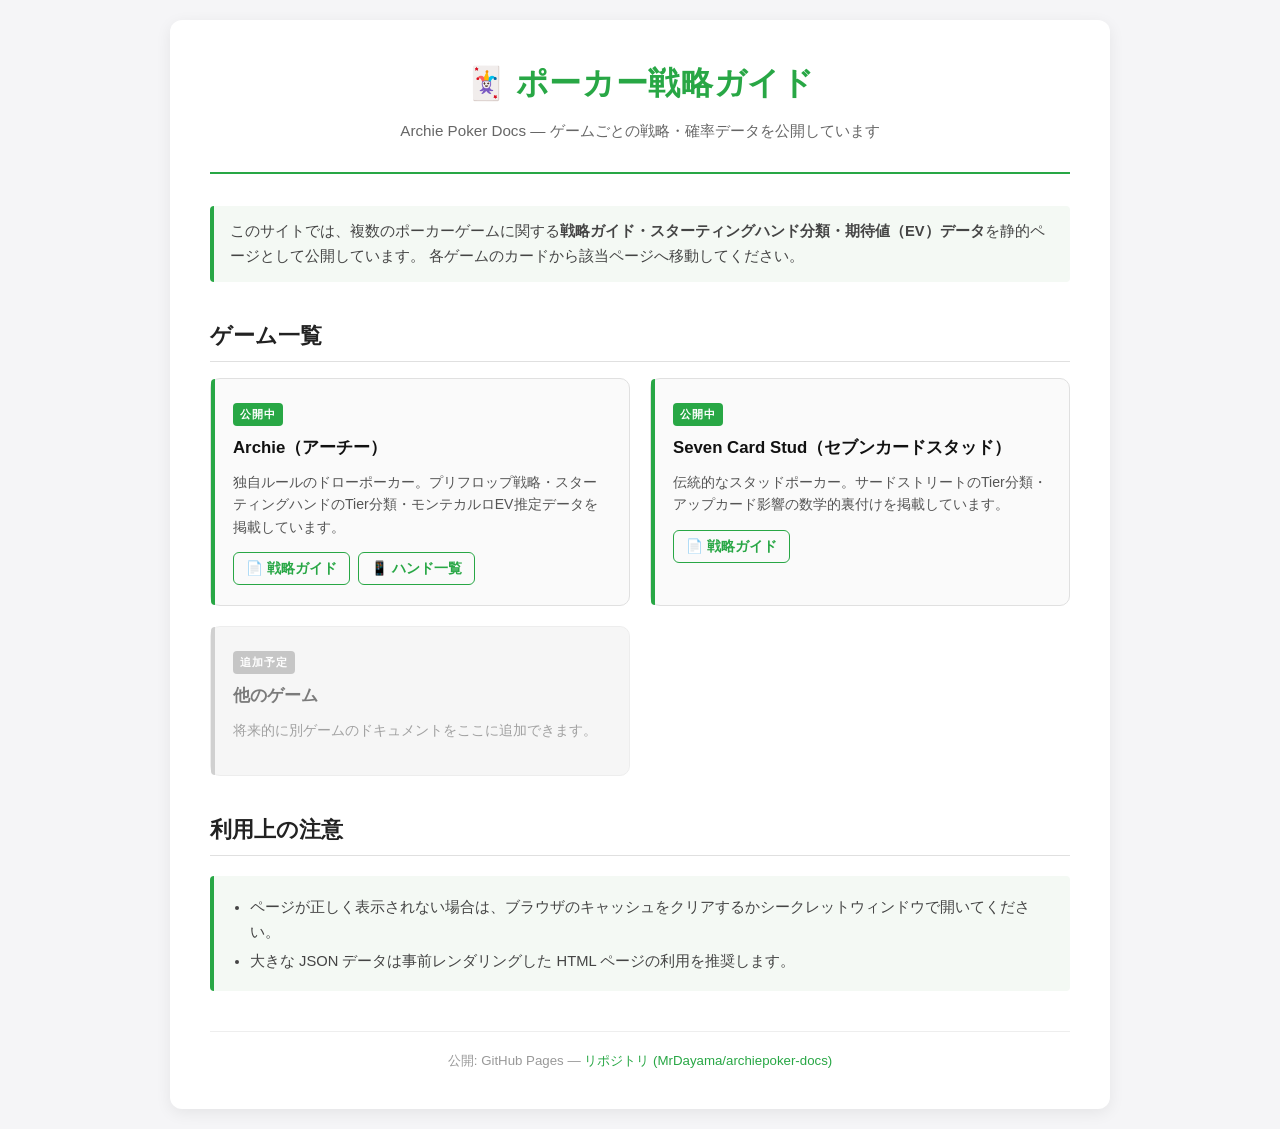
<file: index.html>
<!DOCTYPE html>
<html lang="ja">
<head>
    <meta charset="UTF-8">
    <meta name="viewport" content="width=device-width, initial-scale=1.0">
    <title>ポーカー戦略ガイド — Archie Poker Docs</title>
    <meta name="description" content="アーチーポーカー・セブンカードスタッドの戦略ガイドと確率データを静的公開するサイトです。">
    <style>
        /* ===== ベース ===== */
        body {
            font-family: -apple-system, BlinkMacSystemFont, "Segoe UI", Roboto,
                         "Helvetica Neue", Arial, "Hiragino Kaku Gothic ProN",
                         "Hiragino Sans", Meiryo, sans-serif;
            line-height: 1.7;
            color: #333;
            background-color: #f5f5f7;
            padding: 20px;
            margin: 0;
        }

        .container {
            max-width: 860px;
            margin: 0 auto;
            background: #fff;
            padding: 36px 40px;
            border-radius: 12px;
            box-shadow: 0 4px 16px rgba(0,0,0,0.07);
        }

        /* ===== ヘッダー ===== */
        .site-header {
            text-align: center;
            padding-bottom: 28px;
            border-bottom: 2px solid #28a745;
            margin-bottom: 32px;
        }

        .site-header h1 {
            font-size: 2rem;
            color: #28a745;
            margin: 0 0 8px;
            letter-spacing: 0.02em;
        }

        .site-header .subtitle {
            color: #666;
            font-size: 0.95rem;
            margin: 0;
        }

        /* ===== セクション共通 ===== */
        h2 {
            font-size: 1.35rem;
            color: #222;
            border-bottom: 1px solid #e0e0e0;
            padding-bottom: 6px;
            margin-top: 36px;
            margin-bottom: 16px;
        }

        /* ===== ゲームカード ===== */
        .games {
            display: grid;
            grid-template-columns: 1fr 1fr;
            gap: 20px;
            margin-top: 16px;
        }

        .game-card {
            border: 1px solid #e0e0e0;
            border-radius: 10px;
            padding: 20px 22px;
            background: #fafafa;
            transition: box-shadow 0.2s ease, transform 0.2s ease;
            position: relative;
        }

        .game-card:hover {
            box-shadow: 0 4px 14px rgba(40,167,69,0.15);
            transform: translateY(-2px);
        }

        .game-card.coming-soon {
            opacity: 0.55;
            background: #f0f0f0;
            cursor: default;
        }

        .game-card.coming-soon:hover {
            box-shadow: none;
            transform: none;
        }

        /* カードの左アクセントライン */
        .game-card::before {
            content: "";
            position: absolute;
            top: 0; left: 0; bottom: 0;
            width: 4px;
            border-radius: 10px 0 0 10px;
            background: #28a745;
        }

        .game-card.coming-soon::before {
            background: #aaa;
        }

        .game-card .badge {
            display: inline-block;
            font-size: 0.7rem;
            font-weight: 700;
            text-transform: uppercase;
            letter-spacing: 0.08em;
            color: #fff;
            background: #28a745;
            border-radius: 4px;
            padding: 2px 7px;
            margin-bottom: 8px;
        }

        .game-card.coming-soon .badge {
            background: #999;
        }

        .game-card .game-title {
            font-size: 1.05rem;
            font-weight: 700;
            color: #111;
            margin: 0 0 8px;
        }

        .game-card .game-desc {
            font-size: 0.88rem;
            color: #555;
            margin: 0 0 14px;
            line-height: 1.6;
        }

        .game-links {
            display: flex;
            flex-wrap: wrap;
            gap: 8px;
        }

        .game-links a {
            display: inline-block;
            font-size: 0.85rem;
            font-weight: 600;
            color: #28a745;
            border: 1px solid #28a745;
            border-radius: 6px;
            padding: 4px 12px;
            text-decoration: none;
            transition: background 0.15s, color 0.15s;
        }

        .game-links a:hover {
            background: #28a745;
            color: #fff;
        }

        /* ===== アラート ===== */
        .alert {
            background: #f4f9f4;
            border-left: 4px solid #28a745;
            padding: 13px 16px;
            margin: 20px 0;
            border-radius: 4px;
            font-size: 0.92rem;
            color: #444;
        }

        .alert ul {
            margin: 6px 0 0;
            padding-left: 20px;
        }

        .alert li {
            margin-bottom: 4px;
        }

        /* ===== フッター ===== */
        footer {
            margin-top: 40px;
            padding-top: 18px;
            border-top: 1px solid #eee;
            text-align: center;
            font-size: 0.83rem;
            color: #999;
        }

        footer a {
            color: #28a745;
            text-decoration: none;
        }

        footer a:hover {
            text-decoration: underline;
        }

        /* ===== レスポンシブ ===== */
        @media (max-width: 600px) {
            body { padding: 10px; }
            .container { padding: 20px 16px; border-radius: 8px; box-shadow: none; }
            .site-header h1 { font-size: 1.55rem; }
            .games { grid-template-columns: 1fr; }
        }
    </style>
</head>
<body>
<div class="container">

    <!-- ヘッダー -->
    <header class="site-header">
        <h1>🃏 ポーカー戦略ガイド</h1>
        <p class="subtitle">Archie Poker Docs — ゲームごとの戦略・確率データを公開しています</p>
    </header>

    <main>

        <!-- サイト概要 -->
        <div class="alert">
            このサイトでは、複数のポーカーゲームに関する<strong>戦略ガイド・スターティングハンド分類・期待値（EV）データ</strong>を静的ページとして公開しています。
            各ゲームのカードから該当ページへ移動してください。
        </div>

        <!-- ゲーム一覧 -->
        <h2>ゲーム一覧</h2>
        <div class="games">

            <!-- アーチー -->
            <div class="game-card">
                <span class="badge">公開中</span>
                <p class="game-title">Archie（アーチー）</p>
                <p class="game-desc">
                    独自ルールのドローポーカー。プリフロップ戦略・スターティングハンドのTier分類・モンテカルロEV推定データを掲載しています。
                </p>
                <div class="game-links">
                    <a href="starting-hands-integrated.html">📄 戦略ガイド</a>
                    <a href="starting-hands-mobile.html">📱 ハンド一覧</a>
                </div>
            </div>

            <!-- セブンカードスタッド -->
            <div class="game-card">
                <span class="badge">公開中</span>
                <p class="game-title">Seven Card Stud（セブンカードスタッド）</p>
                <p class="game-desc">
                    伝統的なスタッドポーカー。サードストリートのTier分類・アップカード影響の数学的裏付けを掲載しています。
                </p>
                <div class="game-links">
                    <a href="Seven_Card_Stud_Strategy.html">📄 戦略ガイド</a>
                </div>
            </div>

            <!-- 追加予定 -->
            <div class="game-card coming-soon">
                <span class="badge">追加予定</span>
                <p class="game-title">他のゲーム</p>
                <p class="game-desc">
                    将来的に別ゲームのドキュメントをここに追加できます。
                </p>
                <div class="game-links"></div>
            </div>

        </div>

        <!-- 利用上の注意 -->
        <h2>利用上の注意</h2>
        <div class="alert">
            <ul>
                <li>ページが正しく表示されない場合は、ブラウザのキャッシュをクリアするかシークレットウィンドウで開いてください。</li>
                <li>大きな JSON データは事前レンダリングした HTML ページの利用を推奨します。</li>
            </ul>
        </div>

    </main>

    <footer>
        公開: GitHub Pages —
        <a href="https://github.com/MrDayama/archiepoker-docs" target="_blank" rel="noopener">リポジトリ (MrDayama/archiepoker-docs)</a>
    </footer>

</div>
</body>
</html>
</file>
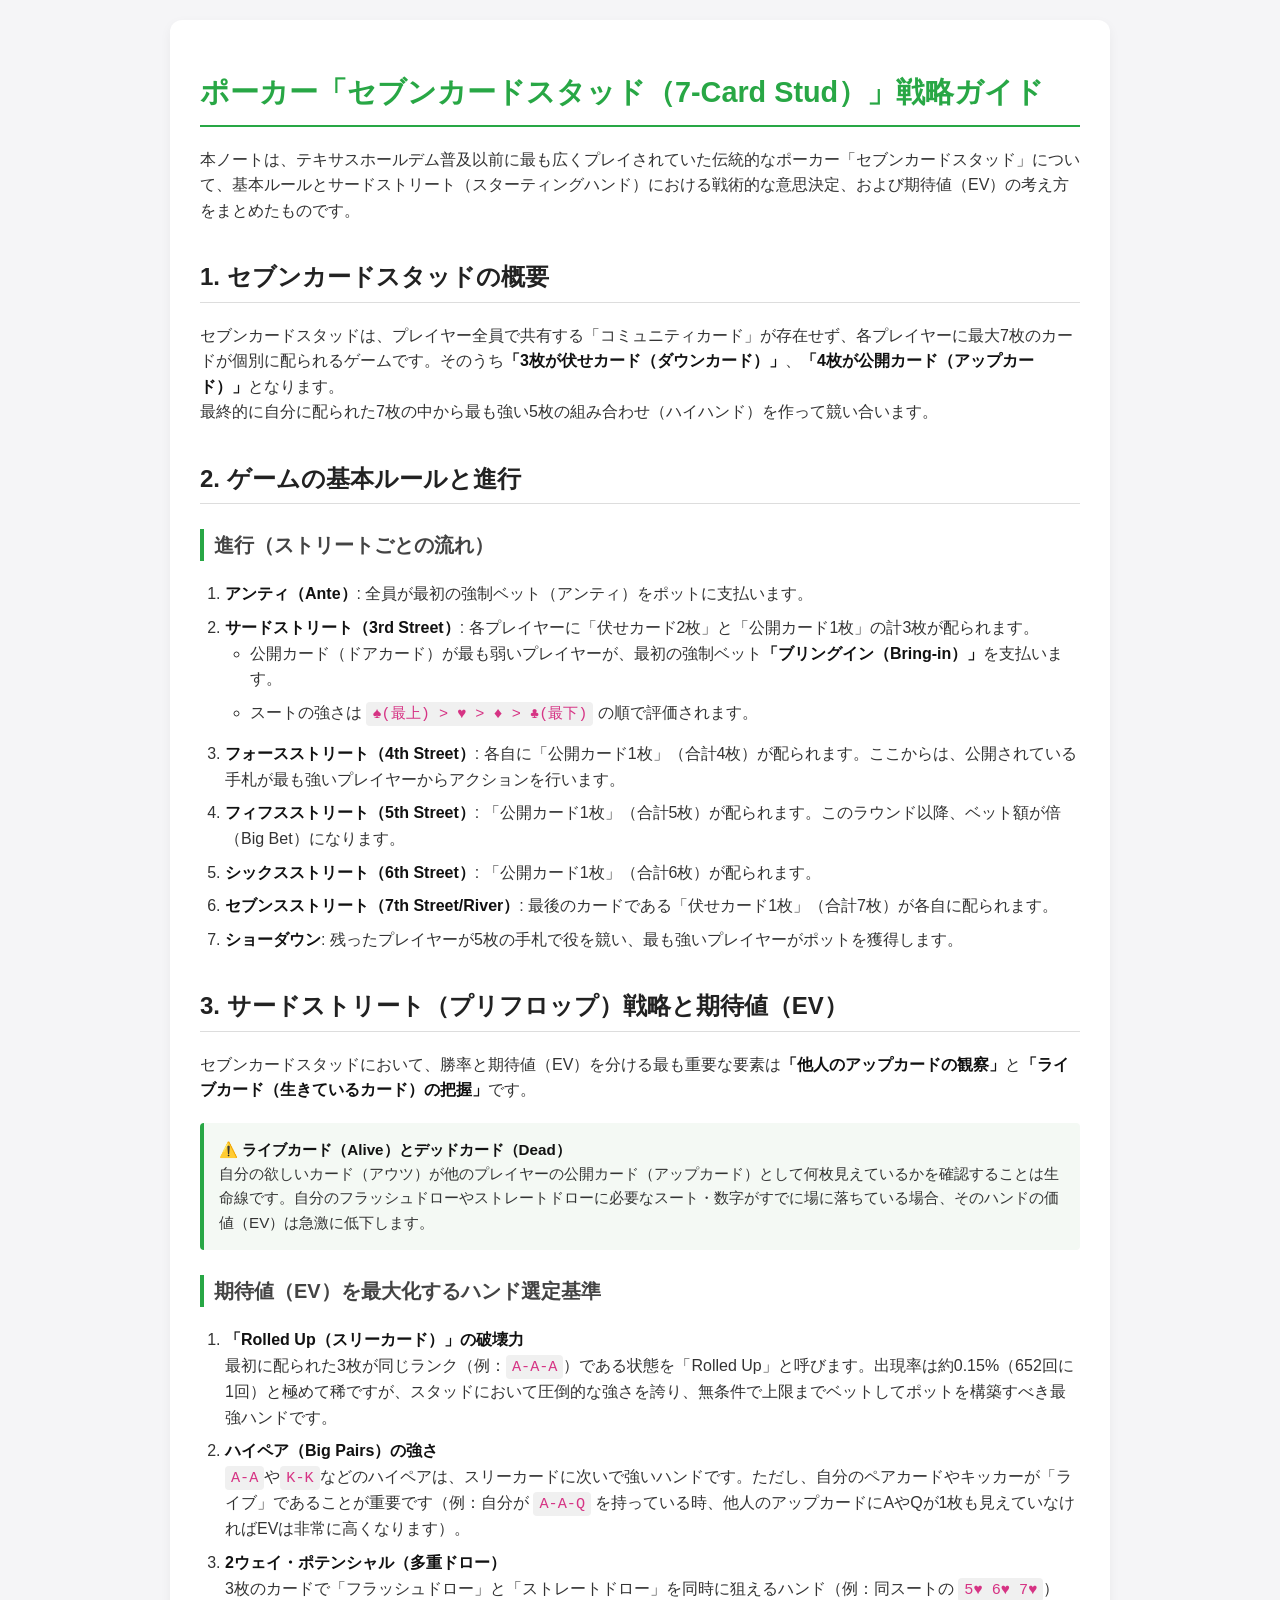
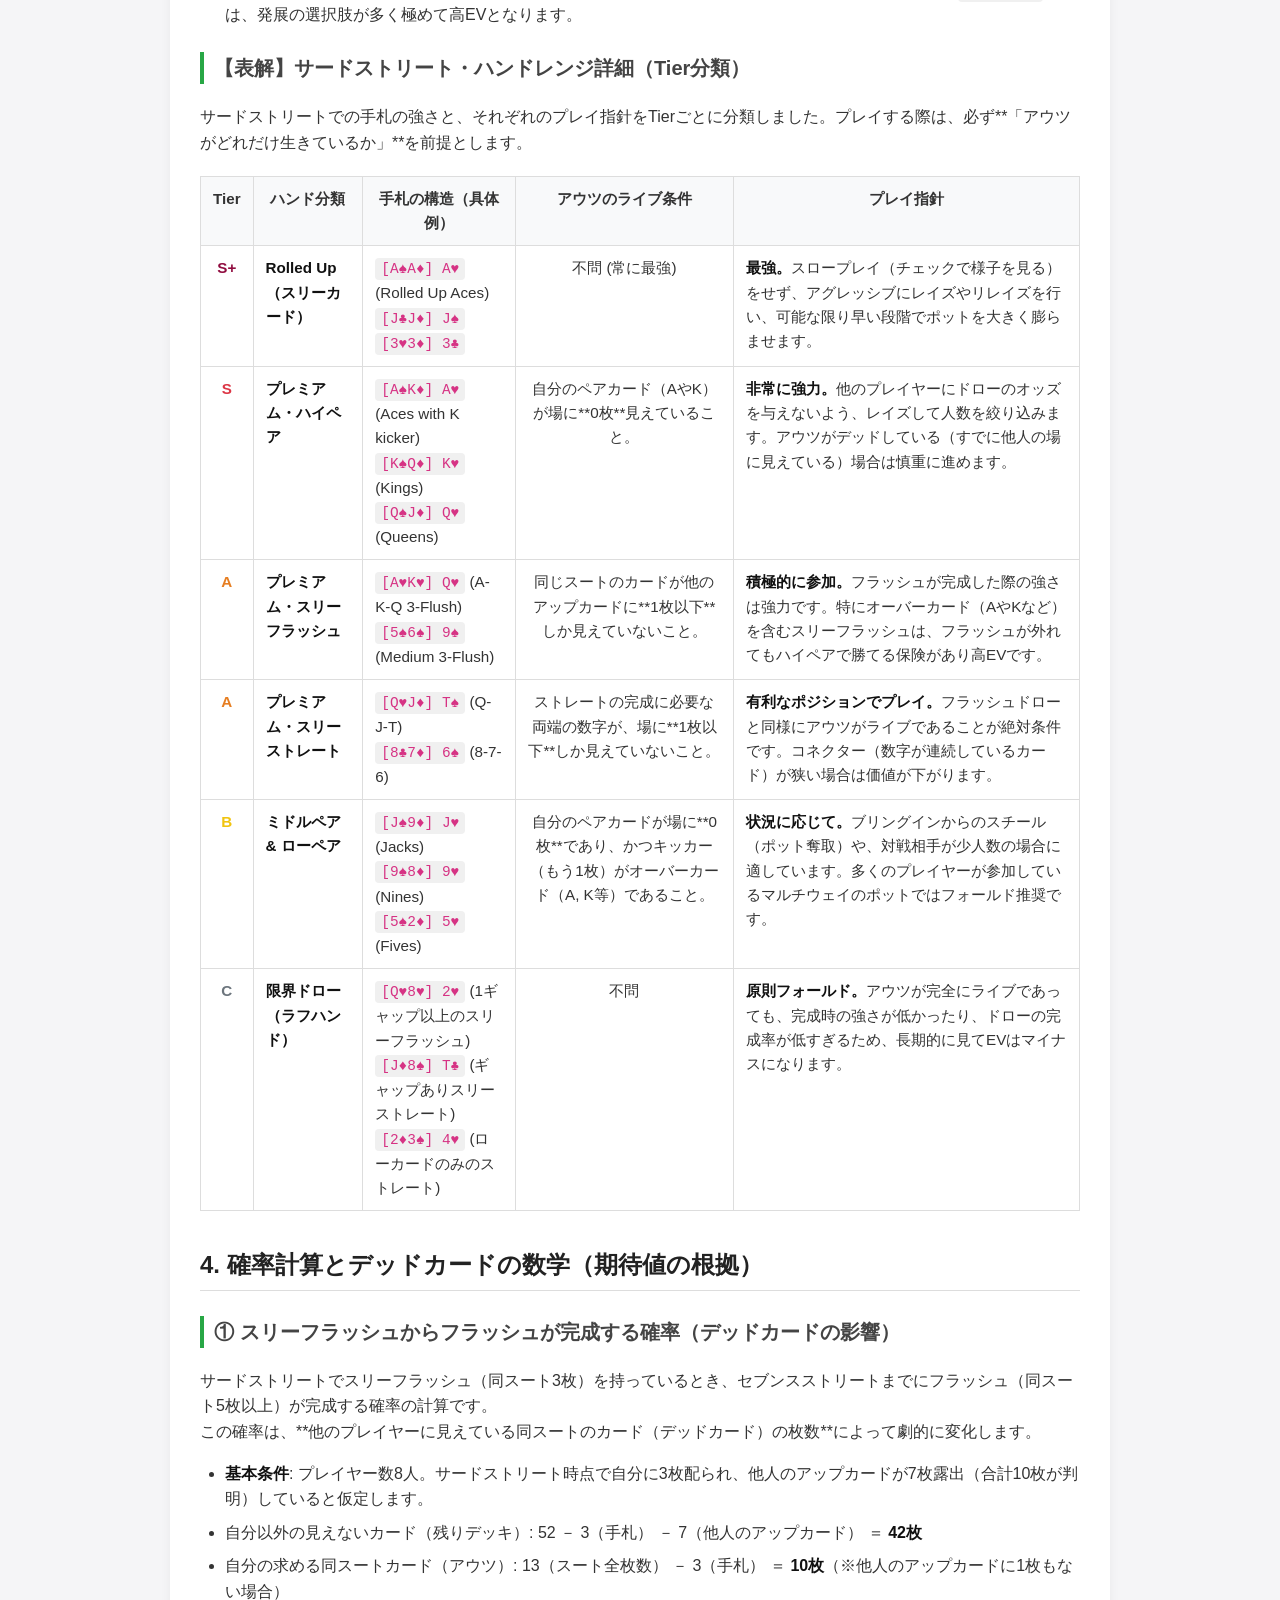
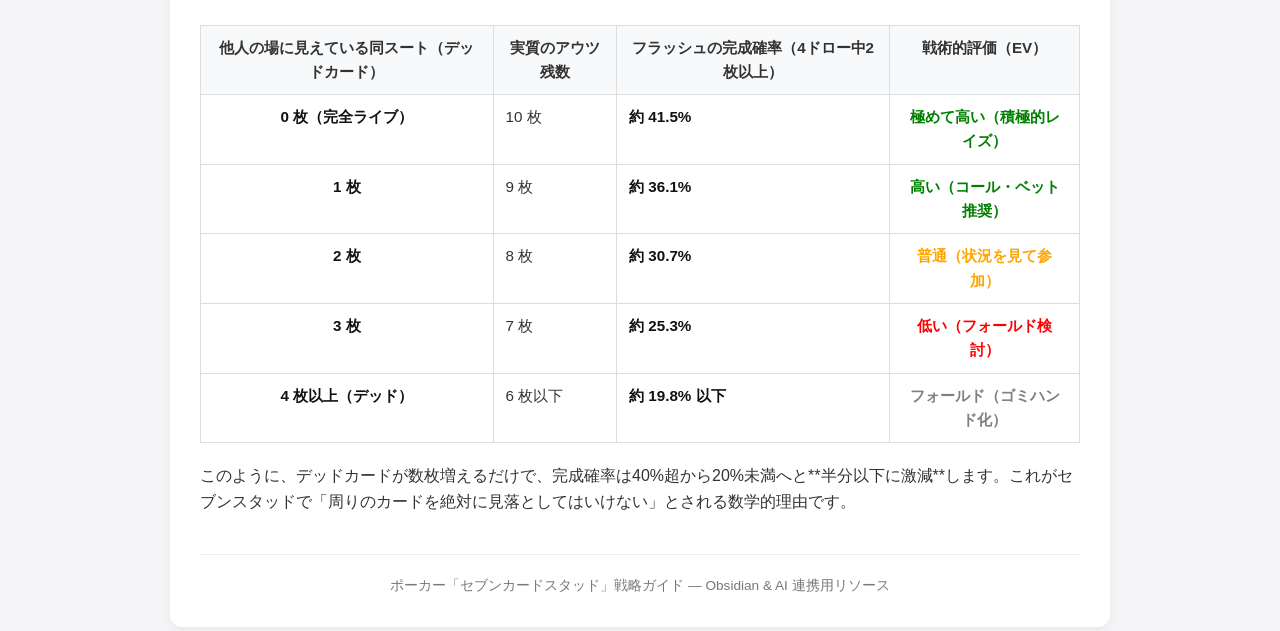
<file: Seven_Card_Stud_Strategy.html>
<!DOCTYPE html>
<html lang="ja">
<head>
    <meta charset="UTF-8">
    <meta name="viewport" content="width=device-width, initial-scale=1.0">
    <title>ポーカー「セブンカードスタッド（7-Card Stud）」戦略ガイド</title>
    <style>
        body { font-family: -apple-system, BlinkMacSystemFont, "Segoe UI", Roboto, "Helvetica Neue", Arial, "Hiragino Kaku Gothic ProN", "Hiragino Sans", Meiryo, sans-serif; line-height: 1.6; color: #333; background-color: #f5f5f7; padding: 20px; margin: 0; }
        .container { max-width: 880px; margin: 0 auto; background: #fff; padding: 30px; border-radius: 12px; box-shadow: 0 4px 12px rgba(0,0,0,0.05); }
        h1 { font-size: 1.8rem; border-bottom: 2px solid #28a745; padding-bottom: 10px; color: #28a745; }
        h2 { font-size: 1.5rem; margin-top: 35px; border-bottom: 1px solid #ddd; padding-bottom: 5px; color: #222; }
        h3 { font-size: 1.25rem; margin-top: 25px; color: #444; border-left: 4px solid #28a745; padding-left: 10px;}
        h4 { font-size: 1.1rem; color: #555; margin-bottom: 5px; margin-top: 20px;}
        p { margin-bottom: 15px; }
        ul, ol { margin-bottom: 15px; padding-left: 25px; }
        li { margin-bottom: 8px; }
        code { background: #f0f0f0; padding: 3px 6px; border-radius: 4px; font-family: Consolas, Monaco, monospace; color: #d63384; font-size: 0.95em; }
        .alert { background: #f4f9f4; border-left: 4px solid #28a745; padding: 15px; margin: 20px 0; border-radius: 4px; font-size: 0.95em; }
        strong { color: #111; font-weight: 600; }
        table { width: 100%; border-collapse: collapse; margin: 20px 0; font-size: 0.95em; }
        th, td { border: 1px solid #ddd; padding: 10px 12px; text-align: left; vertical-align: top; }
        th { background-color: #f8f9fa; font-weight: bold; color: #333; text-align: center; }
        td:nth-child(1), td:nth-child(4) { text-align: center; }
        .tier-s-plus { font-weight: bold; color: #900C3F; }
        .tier-s { font-weight: bold; color: #dc3545; }
        .tier-a { font-weight: bold; color: #e67e22; }
        .tier-b { font-weight: bold; color: #f1c40f; }
        .tier-c { font-weight: bold; color: #6c757d; }
        .footer { margin-top: 40px; font-size: 0.85em; color: #777; border-top: 1px solid #eee; padding-top: 20px; text-align: center; }
        @media (max-width: 600px) {
            body { padding: 10px; }
            .container { padding: 15px; border-radius: 8px; box-shadow: none; }
            h1 { font-size: 1.5rem; }
            h2 { font-size: 1.3rem; }
            table { font-size: 0.85em; display: block; overflow-x: auto; white-space: nowrap; }
            th, td { padding: 8px; }
        }
    </style>
</head>
<body>
<div class="container">
    <h1>ポーカー「セブンカードスタッド（7-Card Stud）」戦略ガイド</h1>
    <p>本ノートは、テキサスホールデム普及以前に最も広くプレイされていた伝統的なポーカー「セブンカードスタッド」について、基本ルールとサードストリート（スターティングハンド）における戦術的な意思決定、および期待値（EV）の考え方をまとめたものです。</p>

    <h2>1. セブンカードスタッドの概要</h2>
    <p>セブンカードスタッドは、プレイヤー全員で共有する「コミュニティカード」が存在せず、各プレイヤーに最大7枚のカードが個別に配られるゲームです。そのうち<strong>「3枚が伏せカード（ダウンカード）」</strong>、<strong>「4枚が公開カード（アップカード）」</strong>となります。<br>最終的に自分に配られた7枚の中から最も強い5枚の組み合わせ（ハイハンド）を作って競い合います。</p>

    <h2>2. ゲームの基本ルールと進行</h2>
    
    <h3>進行（ストリートごとの流れ）</h3>
    <ol>
        <li><strong>アンティ（Ante）</strong>: 全員が最初の強制ベット（アンティ）をポットに支払います。</li>
        <li><strong>サードストリート（3rd Street）</strong>: 各プレイヤーに「伏せカード2枚」と「公開カード1枚」の計3枚が配られます。
            <ul>
                <li>公開カード（ドアカード）が最も弱いプレイヤーが、最初の強制ベット<strong>「ブリングイン（Bring-in）」</strong>を支払います。</li>
                <li>スートの強さは <code>♠(最上) > ♥ > ♦ > ♣(最下)</code> の順で評価されます。</li>
            </ul>
        </li>
        <li><strong>フォースストリート（4th Street）</strong>: 各自に「公開カード1枚」（合計4枚）が配られます。ここからは、公開されている手札が最も強いプレイヤーからアクションを行います。</li>
        <li><strong>フィフスストリート（5th Street）</strong>: 「公開カード1枚」（合計5枚）が配られます。このラウンド以降、ベット額が倍（Big Bet）になります。</li>
        <li><strong>シックスストリート（6th Street）</strong>: 「公開カード1枚」（合計6枚）が配られます。</li>
        <li><strong>セブンスストリート（7th Street/River）</strong>: 最後のカードである「伏せカード1枚」（合計7枚）が各自に配られます。</li>
        <li><strong>ショーダウン</strong>: 残ったプレイヤーが5枚の手札で役を競い、最も強いプレイヤーがポットを獲得します。</li>
    </ol>

    <h2>3. サードストリート（プリフロップ）戦略と期待値（EV）</h2>
    <p>セブンカードスタッドにおいて、勝率と期待値（EV）を分ける最も重要な要素は<strong>「他人のアップカードの観察」</strong>と<strong>「ライブカード（生きているカード）の把握」</strong>です。</p>

    <div class="alert">
        <strong>⚠️ ライブカード（Alive）とデッドカード（Dead）</strong><br>
        自分の欲しいカード（アウツ）が他のプレイヤーの公開カード（アップカード）として何枚見えているかを確認することは生命線です。自分のフラッシュドローやストレートドローに必要なスート・数字がすでに場に落ちている場合、そのハンドの価値（EV）は急激に低下します。
    </div>

    <h3>期待値（EV）を最大化するハンド選定基準</h3>
    <ol>
        <li><strong>「Rolled Up（スリーカード）」の破壊力</strong><br>最初に配られた3枚が同じランク（例：<code>A-A-A</code>）である状態を「Rolled Up」と呼びます。出現率は約0.15%（652回に1回）と極めて稀ですが、スタッドにおいて圧倒的な強さを誇り、無条件で上限までベットしてポットを構築すべき最強ハンドです。</li>
        <li><strong>ハイペア（Big Pairs）の強さ</strong><br><code>A-A</code>や<code>K-K</code>などのハイペアは、スリーカードに次いで強いハンドです。ただし、自分のペアカードやキッカーが「ライブ」であることが重要です（例：自分が <code>A-A-Q</code> を持っている時、他人のアップカードにAやQが1枚も見えていなければEVは非常に高くなります）。</li>
        <li><strong>2ウェイ・ポテンシャル（多重ドロー）</strong><br>3枚のカードで「フラッシュドロー」と「ストレートドロー」を同時に狙えるハンド（例：同スートの <code>5♥ 6♥ 7♥</code>）は、発展の選択肢が多く極めて高EVとなります。</li>
    </ol>

    <h3>【表解】サードストリート・ハンドレンジ詳細（Tier分類）</h3>
    <p>サードストリートでの手札の強さと、それぞれのプレイ指針をTierごとに分類しました。プレイする際は、必ず**「アウツがどれだけ生きているか」**を前提とします。</p>

    <table>
        <thead>
            <tr>
                <th>Tier</th>
                <th>ハンド分類</th>
                <th>手札の構造（具体例）</th>
                <th>アウツのライブ条件</th>
                <th>プレイ指針</th>
            </tr>
        </thead>
        <tbody>
            <tr>
                <td class="tier-s-plus">S+</td>
                <td><strong>Rolled Up（スリーカード）</strong></td>
                <td><code>[A♠A♦] A♥</code> (Rolled Up Aces)<br><code>[J♣J♦] J♠</code><br><code>[3♥3♦] 3♣</code></td>
                <td>不問 (常に最強)</td>
                <td><strong>最強。</strong>スロープレイ（チェックで様子を見る）をせず、アグレッシブにレイズやリレイズを行い、可能な限り早い段階でポットを大きく膨らませます。</td>
            </tr>
            <tr>
                <td class="tier-s">S</td>
                <td><strong>プレミアム・ハイペア</strong></td>
                <td><code>[A♠K♦] A♥</code> (Aces with K kicker)<br><code>[K♠Q♦] K♥</code> (Kings)<br><code>[Q♠J♦] Q♥</code> (Queens)</td>
                <td>自分のペアカード（AやK）が場に**0枚**見えていること。</td>
                <td><strong>非常に強力。</strong>他のプレイヤーにドローのオッズを与えないよう、レイズして人数を絞り込みます。アウツがデッドしている（すでに他人の場に見えている）場合は慎重に進めます。</td>
            </tr>
            <tr>
                <td class="tier-a">A</td>
                <td><strong>プレミアム・スリーフラッシュ</strong></td>
                <td><code>[A♥K♥] Q♥</code> (A-K-Q 3-Flush)<br><code>[5♠6♠] 9♠</code> (Medium 3-Flush)</td>
                <td>同じスートのカードが他のアップカードに**1枚以下**しか見えていないこと。</td>
                <td><strong>積極的に参加。</strong>フラッシュが完成した際の強さは強力です。特にオーバーカード（AやKなど）を含むスリーフラッシュは、フラッシュが外れてもハイペアで勝てる保険があり高EVです。</td>
            </tr>
            <tr>
                <td class="tier-a">A</td>
                <td><strong>プレミアム・スリーストレート</strong></td>
                <td><code>[Q♥J♦] T♠</code> (Q-J-T)<br><code>[8♣7♦] 6♠</code> (8-7-6)</td>
                <td>ストレートの完成に必要な両端の数字が、場に**1枚以下**しか見えていないこと。</td>
                <td><strong>有利なポジションでプレイ。</strong>フラッシュドローと同様にアウツがライブであることが絶対条件です。コネクター（数字が連続しているカード）が狭い場合は価値が下がります。</td>
            </tr>
            <tr>
                <td class="tier-b">B</td>
                <td><strong>ミドルペア & ローペア</strong></td>
                <td><code>[J♠9♦] J♥</code> (Jacks)<br><code>[9♠8♦] 9♥</code> (Nines)<br><code>[5♠2♦] 5♥</code> (Fives)</td>
                <td>自分のペアカードが場に**0枚**であり、かつキッカー（もう1枚）がオーバーカード（A, K等）であること。</td>
                <td><strong>状況に応じて。</strong>ブリングインからのスチール（ポット奪取）や、対戦相手が少人数の場合に適しています。多くのプレイヤーが参加しているマルチウェイのポットではフォールド推奨です。</td>
            </tr>
            <tr>
                <td class="tier-c">C</td>
                <td><strong>限界ドロー（ラフハンド）</strong></td>
                <td><code>[Q♥8♥] 2♥</code> (1ギャップ以上のスリーフラッシュ)<br><code>[J♦8♠] T♣</code> (ギャップありスリーストレート)<br><code>[2♦3♠] 4♥</code> (ローカードのみのストレート)</td>
                <td>不問</td>
                <td><strong>原則フォールド。</strong>アウツが完全にライブであっても、完成時の強さが低かったり、ドローの完成率が低すぎるため、長期的に見てEVはマイナスになります。</td>
            </tr>
        </tbody>
    </table>

    <h2>4. 確率計算とデッドカードの数学（期待値の根拠）</h2>

    <h3>① スリーフラッシュからフラッシュが完成する確率（デッドカードの影響）</h3>
    <p>サードストリートでスリーフラッシュ（同スート3枚）を持っているとき、セブンスストリートまでにフラッシュ（同スート5枚以上）が完成する確率の計算です。<br>この確率は、**他のプレイヤーに見えている同スートのカード（デッドカード）の枚数**によって劇的に変化します。</p>

    <ul>
        <li><strong>基本条件</strong>: プレイヤー数8人。サードストリート時点で自分に3枚配られ、他人のアップカードが7枚露出（合計10枚が判明）していると仮定します。</li>
        <li>自分以外の見えないカード（残りデッキ）: 52 － 3（手札） － 7（他人のアップカード） ＝ <strong>42枚</strong></li>
        <li>自分の求める同スートカード（アウツ）: 13（スート全枚数） － 3（手札） ＝ <strong>10枚</strong>（※他人のアップカードに1枚もない場合）</li>
    </ul>

    <table>
        <thead>
            <tr>
                <th>他人の場に見えている同スート（デッドカード）</th>
                <th>実質のアウツ残数</th>
                <th>フラッシュの完成確率（4ドロー中2枚以上）</th>
                <th>戦術的評価（EV）</th>
            </tr>
        </thead>
        <tbody>
            <tr>
                <td><strong>0 枚（完全ライブ）</strong></td>
                <td>10 枚</td>
                <td><strong>約 41.5%</strong></td>
                <td style="color: green; font-weight: bold;">極めて高い（積極的レイズ）</td>
            </tr>
            <tr>
                <td><strong>1 枚</strong></td>
                <td>9 枚</td>
                <td><strong>約 36.1%</strong></td>
                <td style="color: green; font-weight: bold;">高い（コール・ベット推奨）</td>
            </tr>
            <tr>
                <td><strong>2 枚</strong></td>
                <td>8 枚</td>
                <td><strong>約 30.7%</strong></td>
                <td style="color: orange; font-weight: bold;">普通（状況を見て参加）</td>
            </tr>
            <tr>
                <td><strong>3 枚</strong></td>
                <td>7 枚</td>
                <td><strong>約 25.3%</strong></td>
                <td style="color: red; font-weight: bold;">低い（フォールド検討）</td>
            </tr>
            <tr>
                <td><strong>4 枚以上（デッド）</strong></td>
                <td>6 枚以下</td>
                <td><strong>約 19.8% 以下</strong></td>
                <td style="color: grey; font-weight: bold;">フォールド（ゴミハンド化）</td>
            </tr>
        </tbody>
    </table>
    <p>このように、デッドカードが数枚増えるだけで、完成確率は40%超から20%未満へと**半分以下に激減**します。これがセブンスタッドで「周りのカードを絶対に見落としてはいけない」とされる数学的理由です。</p>

    <div class="footer">
        ポーカー「セブンカードスタッド」戦略ガイド — Obsidian & AI 連携用リソース
    </div>
</div>
</body>
</html>
</file>
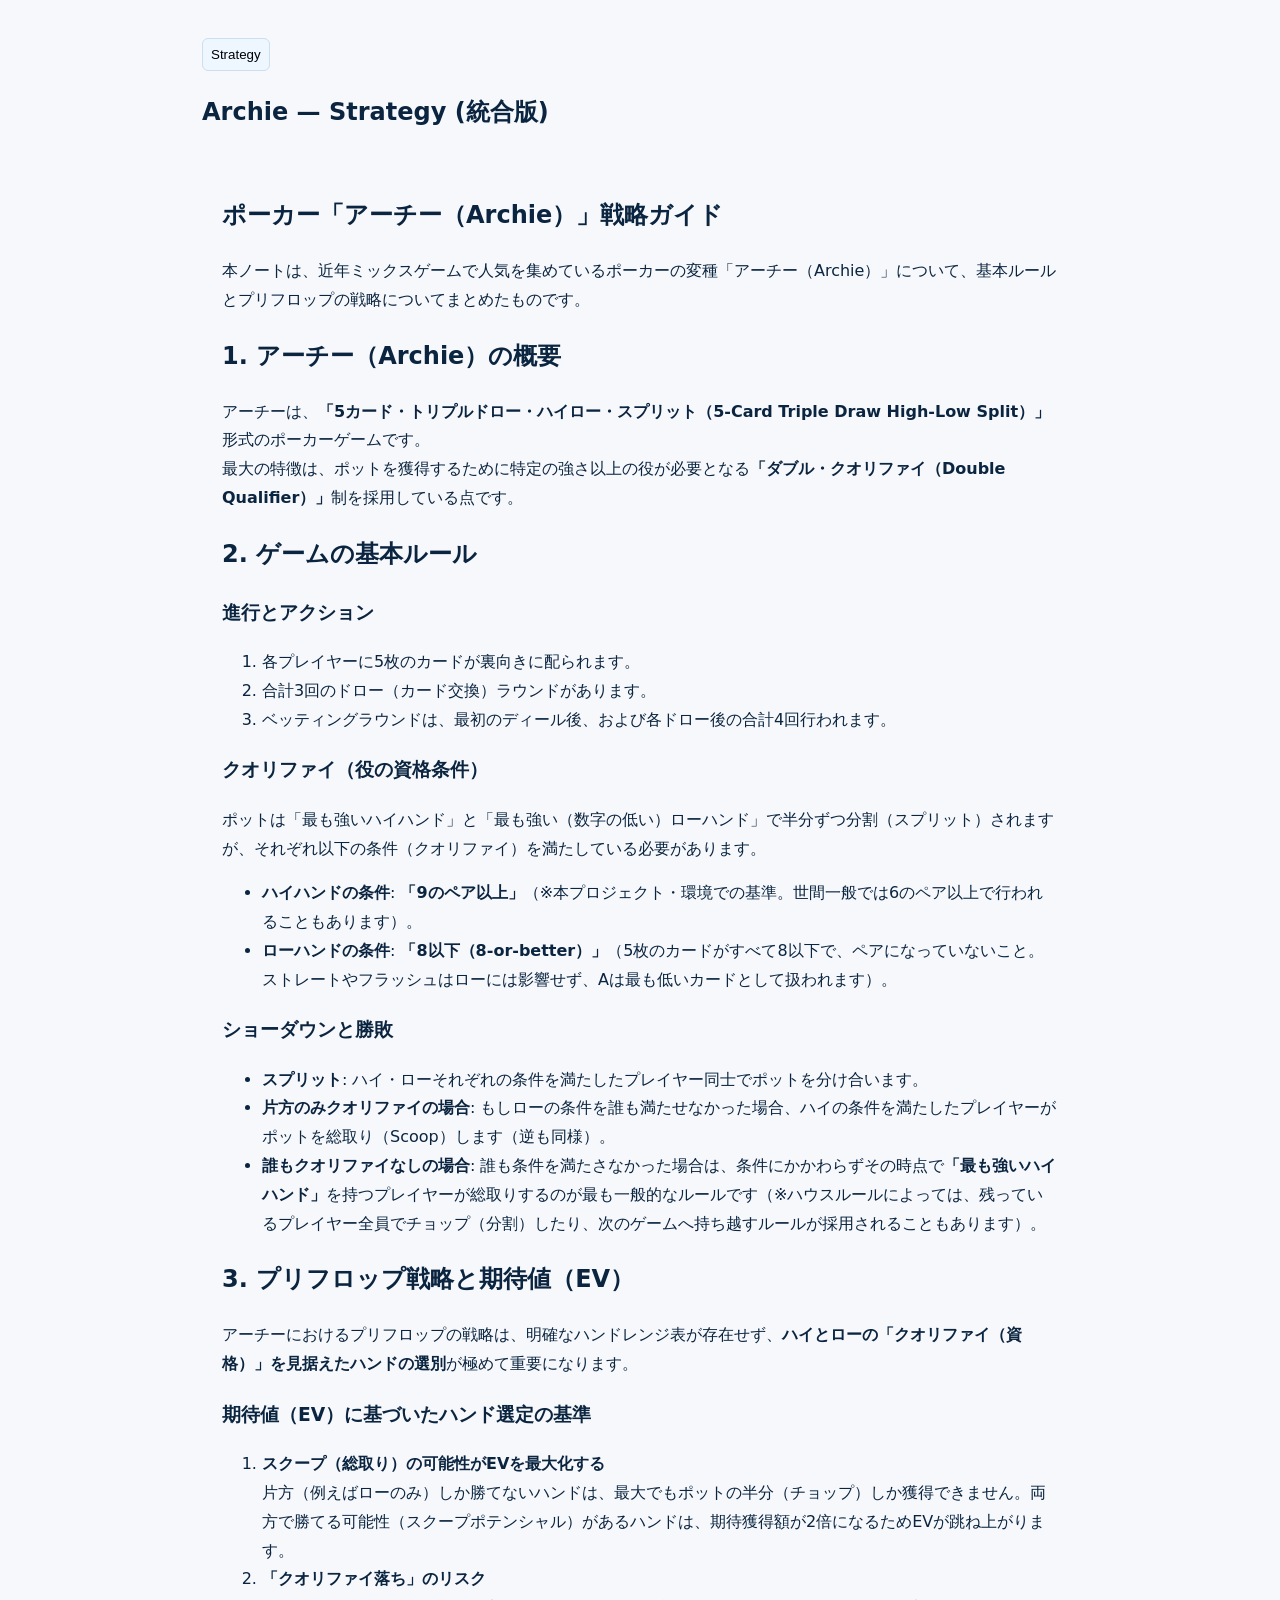
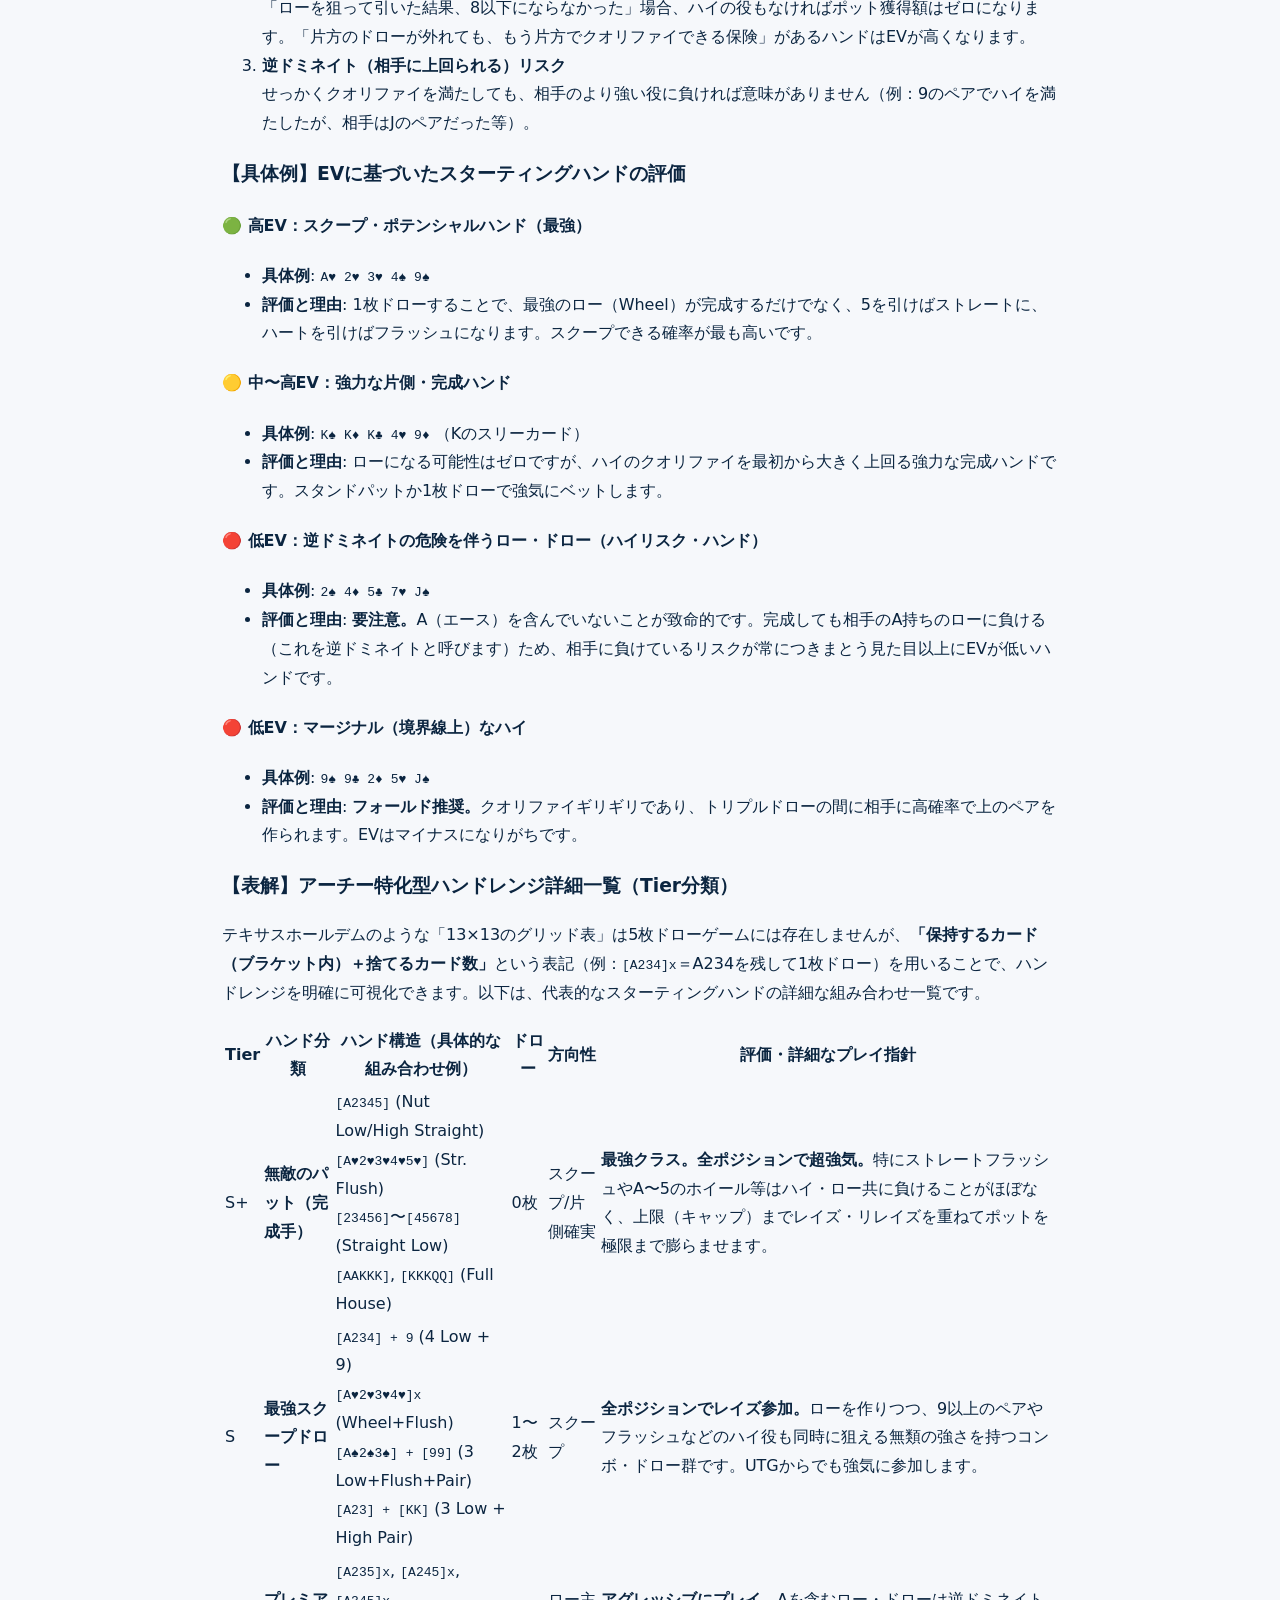
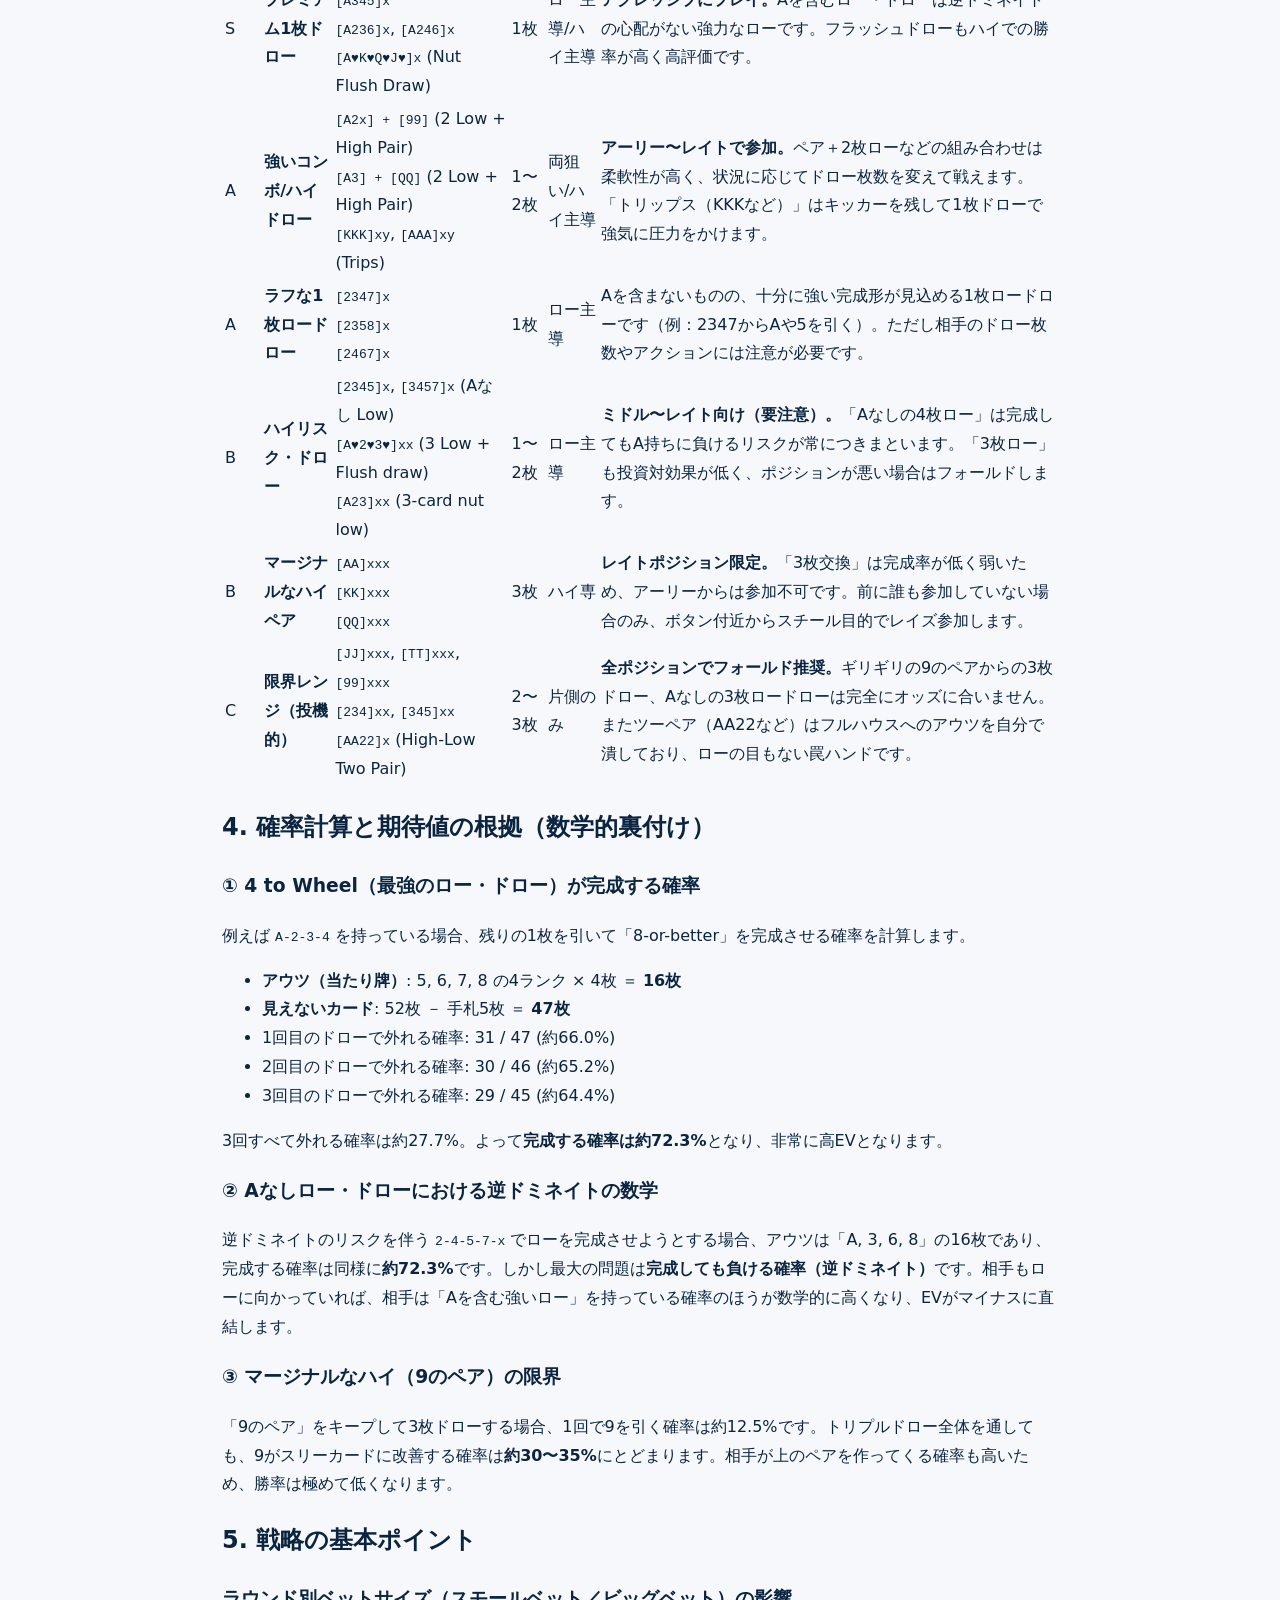
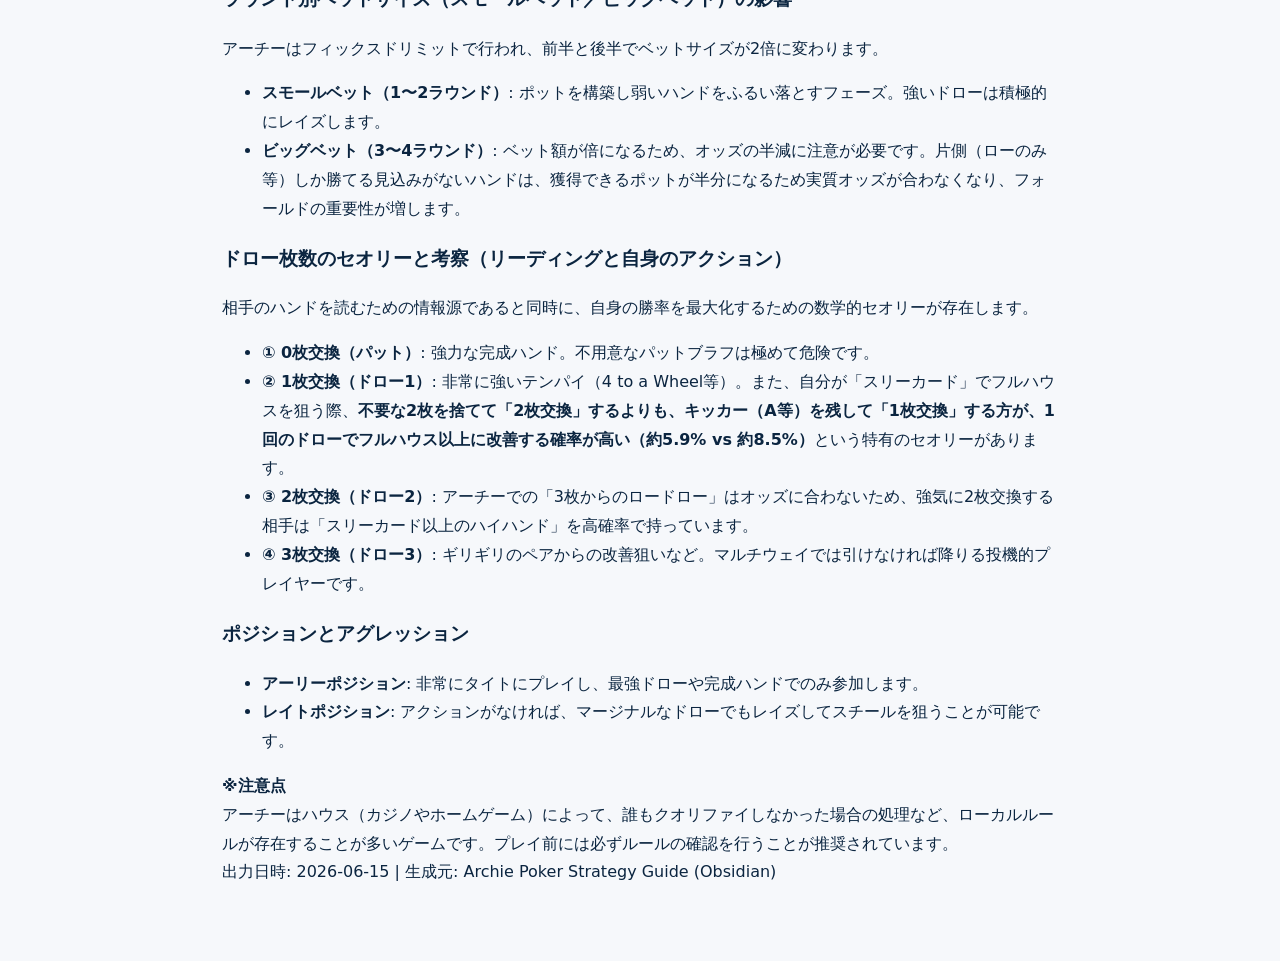
<file: starting-hands-integrated.html>
<!doctype html>
<html lang="ja">
<head>
    <link rel="stylesheet" href="/site.css">
<meta charset="utf-8">
<meta name="viewport" content="width=device-width,initial-scale=1">
<title>Archie — スターティングハンド（モバイル）</title>
<style>
body{font-family:system-ui,-apple-system,'Hiragino Kaku Gothic ProN','Meiryo',sans-serif;margin:12px;color:#0b2540}
header{display:flex;flex-direction:column;gap:8px}
.controls{display:flex;flex-wrap:wrap;gap:8px}
input[type=text]{flex:1;padding:8px;border:1px solid #ccc;border-radius:6px}
select,button{padding:8px;border-radius:6px}
.table{width:100%;border-collapse:collapse;margin-top:8px}
.table th,.table td{border:1px solid #e6eef6;padding:6px;font-size:13px}
.pager{display:flex;gap:8px;align-items:center;margin-top:8px}
.badge{background:#eef6ff;padding:4px 8px;border-radius:12px}
@media(min-width:700px){body{max-width:900px;margin:18px auto}}
</style>
<script id="sample-data" type="application/json" hidden>[]</script>
</head>
<body>
<div style="max-width:980px;margin:12px auto;padding:12px">
<div class="tabbar" style="margin-top:8px;display:flex;gap:8px;flex-wrap:wrap">
  <button data-target="panel-strategy" class="tabbtn" style="padding:8px;border-radius:6px;border:1px solid #cbdff0;background:#eef6ff">Strategy</button>
</div>
<div class="tabpanels" style="margin-top:12px">

<section id="strategy" style="margin-bottom:24px">
<h1>Archie — Strategy (統合版)</h1>

<div class="container">
    <h1>ポーカー「アーチー（Archie）」戦略ガイド</h1>
    <p>本ノートは、近年ミックスゲームで人気を集めているポーカーの変種「アーチー（Archie）」について、基本ルールとプリフロップの戦略についてまとめたものです。</p>

    <h2>1. アーチー（Archie）の概要</h2>
    <p>アーチーは、<strong>「5カード・トリプルドロー・ハイロー・スプリット（5-Card Triple Draw High-Low Split）」</strong>形式のポーカーゲームです。<br>最大の特徴は、ポットを獲得するために特定の強さ以上の役が必要となる<strong>「ダブル・クオリファイ（Double Qualifier）」</strong>制を採用している点です。</p>

    <h2>2. ゲームの基本ルール</h2>
    
    <h3>進行とアクション</h3>
    <ol>
        <li>各プレイヤーに5枚のカードが裏向きに配られます。</li>
        <li>合計3回のドロー（カード交換）ラウンドがあります。</li>
        <li>ベッティングラウンドは、最初のディール後、および各ドロー後の合計4回行われます。</li>
    </ol>

    <h3>クオリファイ（役の資格条件）</h3>
    <p>ポットは「最も強いハイハンド」と「最も強い（数字の低い）ローハンド」で半分ずつ分割（スプリット）されますが、それぞれ以下の条件（クオリファイ）を満たしている必要があります。</p>
    <ul>
        <li><strong>ハイハンドの条件</strong>: <strong>「9のペア以上」</strong>（※本プロジェクト・環境での基準。世間一般では6のペア以上で行われることもあります）。</li>
        <li><strong>ローハンドの条件</strong>: <strong>「8以下（8-or-better）」</strong>（5枚のカードがすべて8以下で、ペアになっていないこと。ストレートやフラッシュはローには影響せず、Aは最も低いカードとして扱われます）。</li>
    </ul>

    <h3>ショーダウンと勝敗</h3>
    <ul>
        <li><strong>スプリット</strong>: ハイ・ローそれぞれの条件を満たしたプレイヤー同士でポットを分け合います。</li>
        <li><strong>片方のみクオリファイの場合</strong>: もしローの条件を誰も満たせなかった場合、ハイの条件を満たしたプレイヤーがポットを総取り（Scoop）します（逆も同様）。</li>
        <li><strong>誰もクオリファイなしの場合</strong>: 誰も条件を満たさなかった場合は、条件にかかわらずその時点で<strong>「最も強いハイハンド」</strong>を持つプレイヤーが総取りするのが最も一般的なルールです（※ハウスルールによっては、残っているプレイヤー全員でチョップ（分割）したり、次のゲームへ持ち越すルールが採用されることもあります）。</li>
    </ul>

    <h2>3. プリフロップ戦略と期待値（EV）</h2>
    <p>アーチーにおけるプリフロップの戦略は、明確なハンドレンジ表が存在せず、<strong>ハイとローの「クオリファイ（資格）」を見据えたハンドの選別</strong>が極めて重要になります。</p>

    <h3>期待値（EV）に基づいたハンド選定の基準</h3>
    <ol>
        <li><strong>スクープ（総取り）の可能性がEVを最大化する</strong><br>片方（例えばローのみ）しか勝てないハンドは、最大でもポットの半分（チョップ）しか獲得できません。両方で勝てる可能性（スクープポテンシャル）があるハンドは、期待獲得額が2倍になるためEVが跳ね上がります。</li>
        <li><strong>「クオリファイ落ち」のリスク</strong><br>「ローを狙って引いた結果、8以下にならなかった」場合、ハイの役もなければポット獲得額はゼロになります。「片方のドローが外れても、もう片方でクオリファイできる保険」があるハンドはEVが高くなります。</li>
        <li><strong>逆ドミネイト（相手に上回られる）リスク</strong><br>せっかくクオリファイを満たしても、相手のより強い役に負ければ意味がありません（例：9のペアでハイを満たしたが、相手はJのペアだった等）。</li>
    </ol>

    <h3>【具体例】EVに基づいたスターティングハンドの評価</h3>
    <h4>🟢 高EV：スクープ・ポテンシャルハンド（最強）</h4>
    <ul>
        <li><strong>具体例</strong>: <code>A♥ 2♥ 3♥ 4♠ 9♠</code></li>
        <li><strong>評価と理由</strong>: 1枚ドローすることで、最強のロー（Wheel）が完成するだけでなく、5を引けばストレートに、ハートを引けばフラッシュになります。スクープできる確率が最も高いです。</li>
    </ul>

    <h4>🟡 中〜高EV：強力な片側・完成ハンド</h4>
    <ul>
        <li><strong>具体例</strong>: <code>K♠ K♦ K♣ 4♥ 9♦</code> （Kのスリーカード）</li>
        <li><strong>評価と理由</strong>: ローになる可能性はゼロですが、ハイのクオリファイを最初から大きく上回る強力な完成ハンドです。スタンドパットか1枚ドローで強気にベットします。</li>
    </ul>

    <h4>🔴 低EV：逆ドミネイトの危険を伴うロー・ドロー（ハイリスク・ハンド）</h4>
    <ul>
        <li><strong>具体例</strong>: <code>2♠ 4♦ 5♣ 7♥ J♠</code></li>
        <li><strong>評価と理由</strong>: <strong>要注意。</strong>A（エース）を含んでいないことが致命的です。完成しても相手のA持ちのローに負ける（これを逆ドミネイトと呼びます）ため、相手に負けているリスクが常につきまとう見た目以上にEVが低いハンドです。</li>
    </ul>

    <h4>🔴 低EV：マージナル（境界線上）なハイ</h4>
    <ul>
        <li><strong>具体例</strong>: <code>9♠ 9♣ 2♦ 5♥ J♠</code></li>
        <li><strong>評価と理由</strong>: <strong>フォールド推奨。</strong>クオリファイギリギリであり、トリプルドローの間に相手に高確率で上のペアを作られます。EVはマイナスになりがちです。</li>
    </ul>

    <h3>【表解】アーチー特化型ハンドレンジ詳細一覧（Tier分類）</h3>
    <p>テキサスホールデムのような「13×13のグリッド表」は5枚ドローゲームには存在しませんが、<strong>「保持するカード（ブラケット内）＋捨てるカード数」</strong>という表記（例：<code>[A234]x</code>＝A234を残して1枚ドロー）を用いることで、ハンドレンジを明確に可視化できます。以下は、代表的なスターティングハンドの詳細な組み合わせ一覧です。</p>

    <table>
        <thead>
            <tr>
                <th>Tier</th>
                <th>ハンド分類</th>
                <th>ハンド構造（具体的な組み合わせ例）</th>
                <th>ドロー</th>
                <th>方向性</th>
                <th>評価・詳細なプレイ指針</th>
            </tr>
        </thead>
        <tbody>
            <tr>
                <td class="tier-s-plus">S+</td>
                <td><strong>無敵のパット（完成手）</strong></td>
                <td><code>[A2345]</code> (Nut Low/High Straight)<br><code>[A♥2♥3♥4♥5♥]</code> (Str. Flush)<br><code>[23456]</code>〜<code>[45678]</code> (Straight Low)<br><code>[AAKKK]</code>, <code>[KKKQQ]</code> (Full House)</td>
                <td>0枚</td>
                <td>スクープ/片側確実</td>
                <td><strong>最強クラス。全ポジションで超強気。</strong>特にストレートフラッシュやA〜5のホイール等はハイ・ロー共に負けることがほぼなく、上限（キャップ）までレイズ・リレイズを重ねてポットを極限まで膨らませます。</td>
            </tr>
            <tr>
                <td class="tier-s">S</td>
                <td><strong>最強スクープドロー</strong></td>
                <td><code>[A234] + 9</code> (4 Low + 9)<br><code>[A♥2♥3♥4♥]x</code> (Wheel+Flush)<br><code>[A♠2♠3♠] + [99]</code> (3 Low+Flush+Pair)<br><code>[A23] + [KK]</code> (3 Low + High Pair)</td>
                <td>1〜2枚</td>
                <td>スクープ</td>
                <td><strong>全ポジションでレイズ参加。</strong>ローを作りつつ、9以上のペアやフラッシュなどのハイ役も同時に狙える無類の強さを持つコンボ・ドロー群です。UTGからでも強気に参加します。</td>
            </tr>
            <tr>
                <td class="tier-s">S</td>
                <td><strong>プレミアム1枚ドロー</strong></td>
                <td><code>[A235]x</code>, <code>[A245]x</code>, <code>[A345]x</code><br><code>[A236]x</code>, <code>[A246]x</code><br><code>[A♥K♥Q♥J♥]x</code> (Nut Flush Draw)</td>
                <td>1枚</td>
                <td>ロー主導/ハイ主導</td>
                <td><strong>アグレッシブにプレイ。</strong>Aを含むロー・ドローは逆ドミネイトの心配がない強力なローです。フラッシュドローもハイでの勝率が高く高評価です。</td>
            </tr>
            <tr>
                <td class="tier-a">A</td>
                <td><strong>強いコンボ/ハイドロー</strong></td>
                <td><code>[A2x] + [99]</code> (2 Low + High Pair)<br><code>[A3] + [QQ]</code> (2 Low + High Pair)<br><code>[KKK]xy</code>, <code>[AAA]xy</code> (Trips)</td>
                <td>1〜2枚</td>
                <td>両狙い/ハイ主導</td>
                <td><strong>アーリー〜レイトで参加。</strong>ペア＋2枚ローなどの組み合わせは柔軟性が高く、状況に応じてドロー枚数を変えて戦えます。「トリップス（KKKなど）」はキッカーを残して1枚ドローで強気に圧力をかけます。</td>
            </tr>
            <tr>
                <td class="tier-a">A</td>
                <td><strong>ラフな1枚ロードロー</strong></td>
                <td><code>[2347]x</code><br><code>[2358]x</code><br><code>[2467]x</code></td>
                <td>1枚</td>
                <td>ロー主導</td>
                <td>Aを含まないものの、十分に強い完成形が見込める1枚ロードローです（例：2347からAや5を引く）。ただし相手のドロー枚数やアクションには注意が必要です。</td>
            </tr>
            <tr>
                <td class="tier-b">B</td>
                <td><strong>ハイリスク・ドロー</strong></td>
                <td><code>[2345]x</code>, <code>[3457]x</code> (Aなし Low)<br><code>[A♥2♥3♥]xx</code> (3 Low + Flush draw)<br><code>[A23]xx</code> (3-card nut low)</td>
                <td>1〜2枚</td>
                <td>ロー主導</td>
                <td><strong>ミドル〜レイト向け（要注意）。</strong>「Aなしの4枚ロー」は完成してもA持ちに負けるリスクが常につきまといます。「3枚ロー」も投資対効果が低く、ポジションが悪い場合はフォールドします。</td>
            </tr>
            <tr>
                <td class="tier-b">B</td>
                <td><strong>マージナルなハイペア</strong></td>
                <td><code>[AA]xxx</code><br><code>[KK]xxx</code><br><code>[QQ]xxx</code></td>
                <td>3枚</td>
                <td>ハイ専</td>
                <td><strong>レイトポジション限定。</strong>「3枚交換」は完成率が低く弱いため、アーリーからは参加不可です。前に誰も参加していない場合のみ、ボタン付近からスチール目的でレイズ参加します。</td>
            </tr>
            <tr>
                <td class="tier-c">C</td>
                <td><strong>限界レンジ（投機的）</strong></td>
                <td><code>[JJ]xxx</code>, <code>[TT]xxx</code>, <code>[99]xxx</code><br><code>[234]xx</code>, <code>[345]xx</code><br><code>[AA22]x</code> (High-Low Two Pair)</td>
                <td>2〜3枚</td>
                <td>片側のみ</td>
                <td><strong>全ポジションでフォールド推奨。</strong>ギリギリの9のペアからの3枚ドロー、Aなしの3枚ロードローは完全にオッズに合いません。またツーペア（AA22など）はフルハウスへのアウツを自分で潰しており、ローの目もない罠ハンドです。</td>
            </tr>
        </tbody>
    </table>

    <h2>4. 確率計算と期待値の根拠（数学的裏付け）</h2>
    <h3>① 4 to Wheel（最強のロー・ドロー）が完成する確率</h3>
    <p>例えば <code>A-2-3-4</code> を持っている場合、残りの1枚を引いて「8-or-better」を完成させる確率を計算します。</p>
    <ul>
        <li><strong>アウツ（当たり牌）</strong>: 5, 6, 7, 8 の4ランク × 4枚 ＝ <strong>16枚</strong></li>
        <li><strong>見えないカード</strong>: 52枚 － 手札5枚 ＝ <strong>47枚</strong></li>
        <li>1回目のドローで外れる確率: 31 / 47 (約66.0%)</li>
        <li>2回目のドローで外れる確率: 30 / 46 (約65.2%)</li>
        <li>3回目のドローで外れる確率: 29 / 45 (約64.4%)</li>
    </ul>
    <p>3回すべて外れる確率は約27.7%。よって<strong>完成する確率は約72.3%</strong>となり、非常に高EVとなります。</p>

    <h3>② Aなしロー・ドローにおける逆ドミネイトの数学</h3>
    <p>逆ドミネイトのリスクを伴う <code>2-4-5-7-x</code> でローを完成させようとする場合、アウツは「A, 3, 6, 8」の16枚であり、完成する確率は同様に<strong>約72.3%</strong>です。しかし最大の問題は<strong>完成しても負ける確率（逆ドミネイト）</strong>です。相手もローに向かっていれば、相手は「Aを含む強いロー」を持っている確率のほうが数学的に高くなり、EVがマイナスに直結します。</p>

    <h3>③ マージナルなハイ（9のペア）の限界</h3>
    <p>「9のペア」をキープして3枚ドローする場合、1回で9を引く確率は約12.5%です。トリプルドロー全体を通しても、9がスリーカードに改善する確率は<strong>約30〜35%</strong>にとどまります。相手が上のペアを作ってくる確率も高いため、勝率は極めて低くなります。</p>

    <h2>5. 戦略の基本ポイント</h2>

    <h3>ラウンド別ベットサイズ（スモールベット／ビッグベット）の影響</h3>
    <p>アーチーはフィックスドリミットで行われ、前半と後半でベットサイズが2倍に変わります。</p>
    <ul>
        <li><strong>スモールベット（1〜2ラウンド）</strong>: ポットを構築し弱いハンドをふるい落とすフェーズ。強いドローは積極的にレイズします。</li>
        <li><strong>ビッグベット（3〜4ラウンド）</strong>: ベット額が倍になるため、オッズの半減に注意が必要です。片側（ローのみ等）しか勝てる見込みがないハンドは、獲得できるポットが半分になるため実質オッズが合わなくなり、フォールドの重要性が増します。</li>
    </ul>

    <h3>ドロー枚数のセオリーと考察（リーディングと自身のアクション）</h3>
    <p>相手のハンドを読むための情報源であると同時に、自身の勝率を最大化するための数学的セオリーが存在します。</p>
    <ul>
        <li><strong>① 0枚交換（パット）</strong>: 強力な完成ハンド。不用意なパットブラフは極めて危険です。</li>
        <li><strong>② 1枚交換（ドロー1）</strong>: 非常に強いテンパイ（4 to a Wheel等）。また、自分が「スリーカード」でフルハウスを狙う際、<strong>不要な2枚を捨てて「2枚交換」するよりも、キッカー（A等）を残して「1枚交換」する方が、1回のドローでフルハウス以上に改善する確率が高い（約5.9% vs 約8.5%）</strong>という特有のセオリーがあります。</li>
        <li><strong>③ 2枚交換（ドロー2）</strong>: アーチーでの「3枚からのロードロー」はオッズに合わないため、強気に2枚交換する相手は「スリーカード以上のハイハンド」を高確率で持っています。</li>
        <li><strong>④ 3枚交換（ドロー3）</strong>: ギリギリのペアからの改善狙いなど。マルチウェイでは引けなければ降りる投機的プレイヤーです。</li>
    </ul>

    <h3>ポジションとアグレッション</h3>
    <ul>
        <li><strong>アーリーポジション</strong>: 非常にタイトにプレイし、最強ドローや完成ハンドでのみ参加します。</li>
        <li><strong>レイトポジション</strong>: アクションがなければ、マージナルなドローでもレイズしてスチールを狙うことが可能です。</li>
    </ul>

    <div class="alert">
        <strong>※注意点</strong><br>
        アーチーはハウス（カジノやホームゲーム）によって、誰もクオリファイしなかった場合の処理など、ローカルルールが存在することが多いゲームです。プレイ前には必ずルールの確認を行うことが推奨されています。
    </div>

    <div class="footer">
        出力日時: 2026-06-15 | 生成元: Archie Poker Strategy Guide (Obsidian)
    </div>
</div>

</section>
</div>
</div>

<script>
(function(){
  const tabs = document.querySelectorAll('.tabbtn');
  const panels = document.querySelectorAll('.tabpanels > *');
  function activate(target){
    panels.forEach(p=>{ if(p.id===target){ p.style.display='block' } else { p.style.display='none' } });
    tabs.forEach(b=>{ b.style.background = (b.getAttribute('data-target')===target)?'#eef6ff':'#fff'; });
  }
  tabs.forEach(b=>{ b.addEventListener('click', ()=> activate(b.getAttribute('data-target'))) });
  const strat = document.getElementById('strategy'); if(strat) strat.id='panel-strategy';
  const container = document.querySelector('.tabpanels');
  if(container){
    const ps = ['panel-strategy'];
    ps.forEach(id=>{ const el = document.getElementById(id); if(el && el.parentNode!==container) container.appendChild(el); });
    Array.from(container.children).forEach(c=>c.style.display='none');
    if(document.getElementById('panel-strategy')) activate('panel-strategy');
  }
})();
</script>
</file>
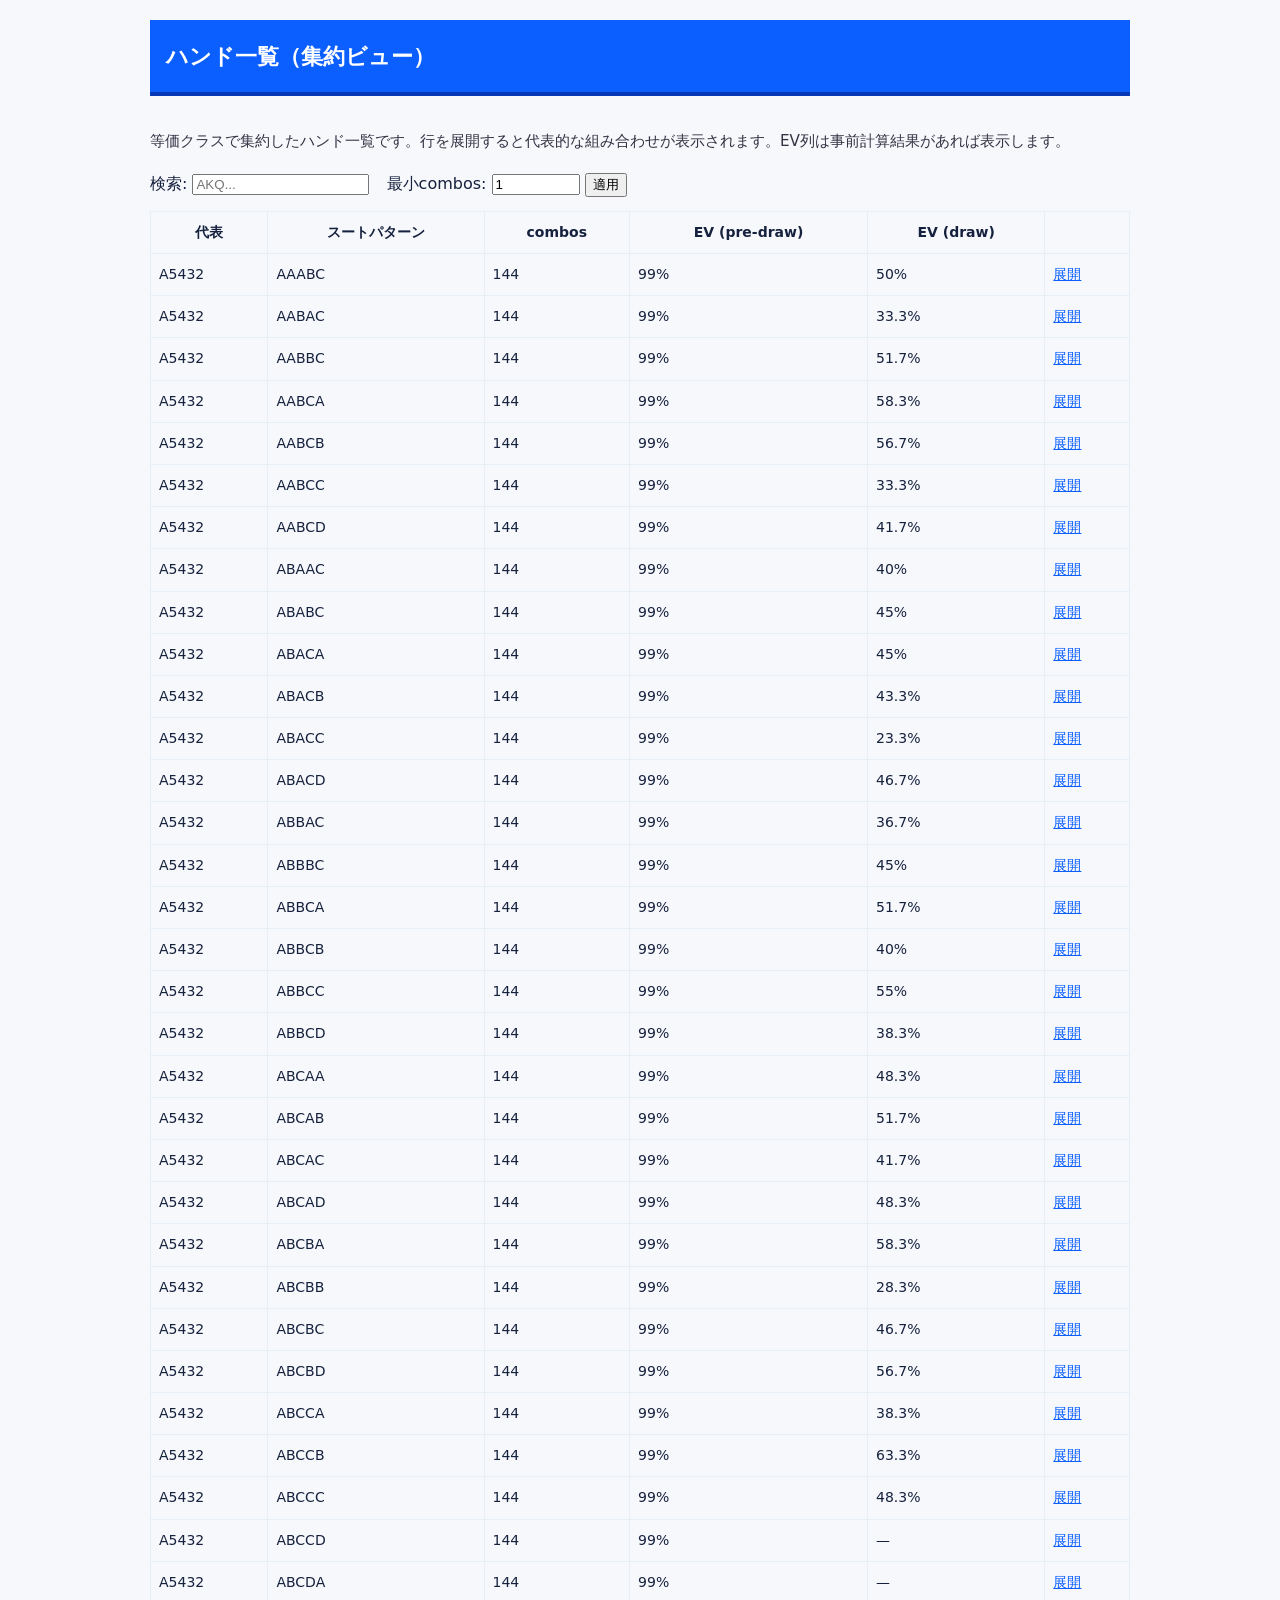
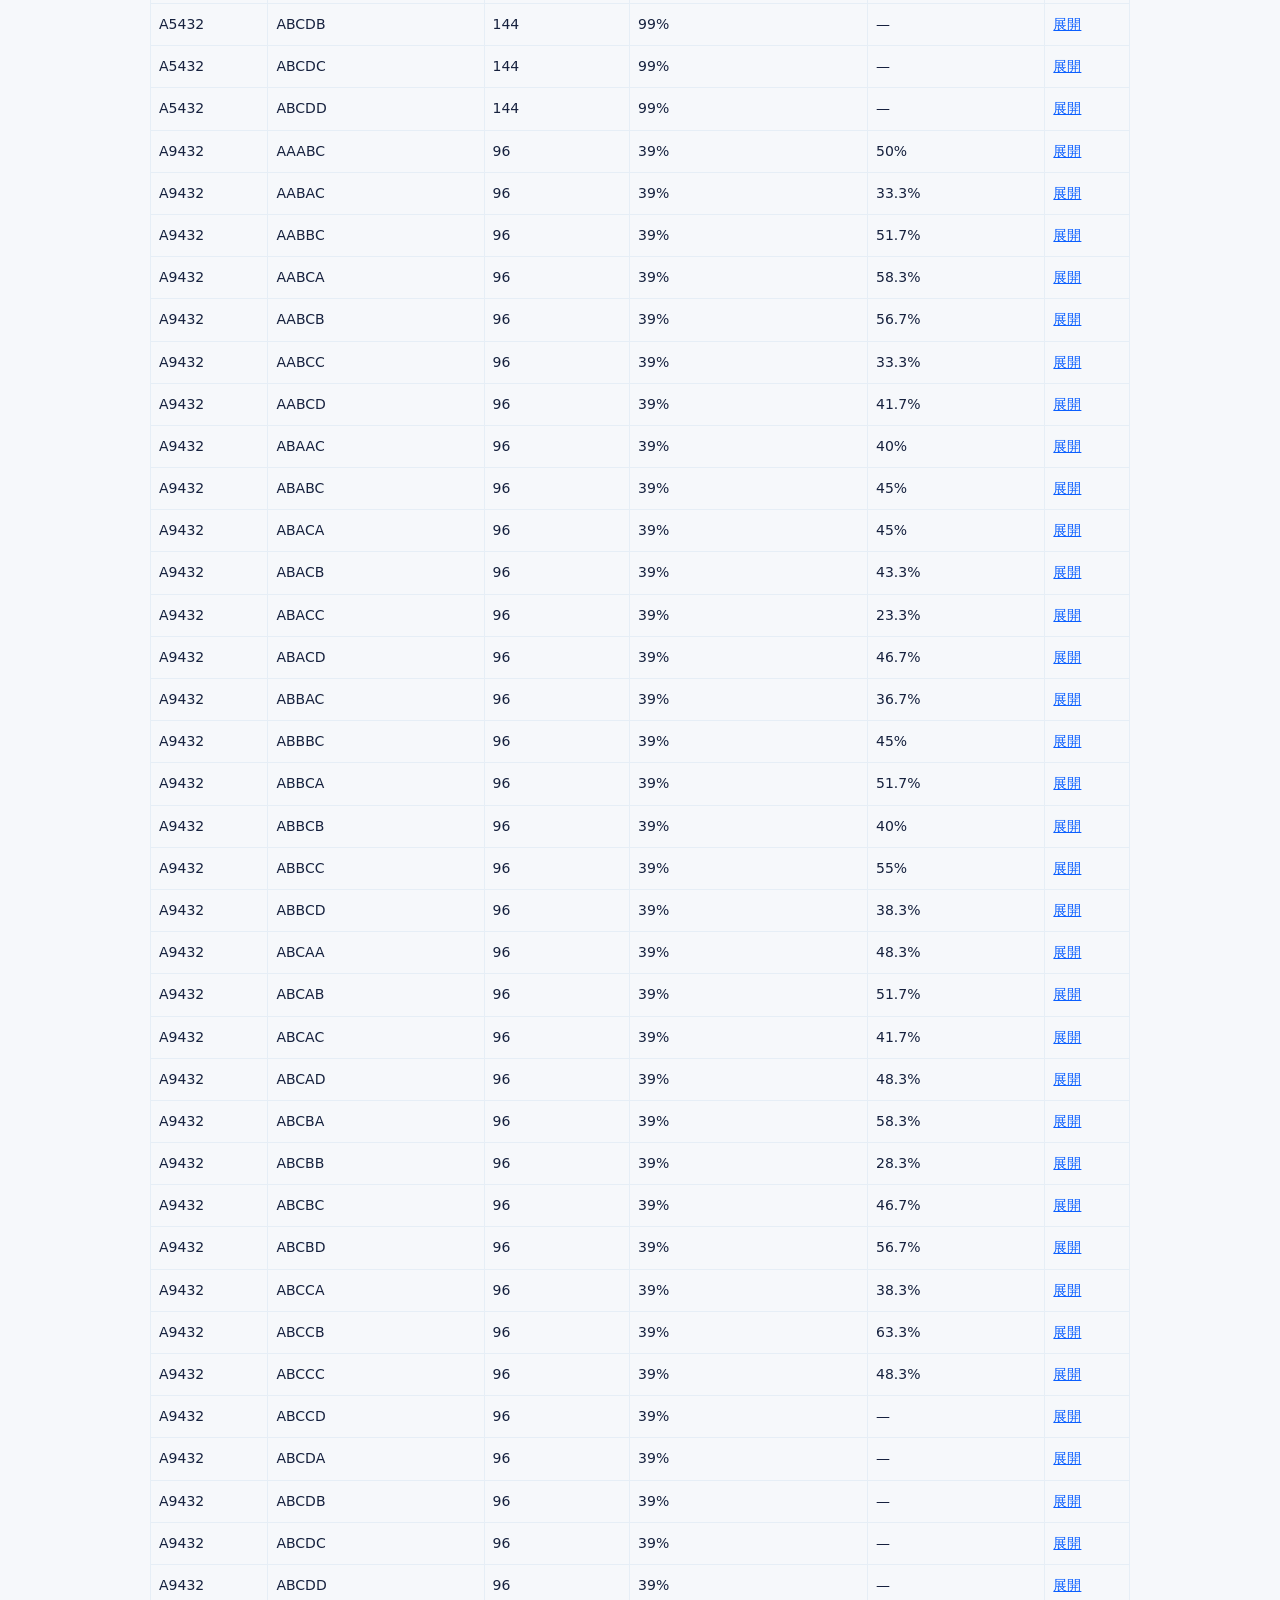
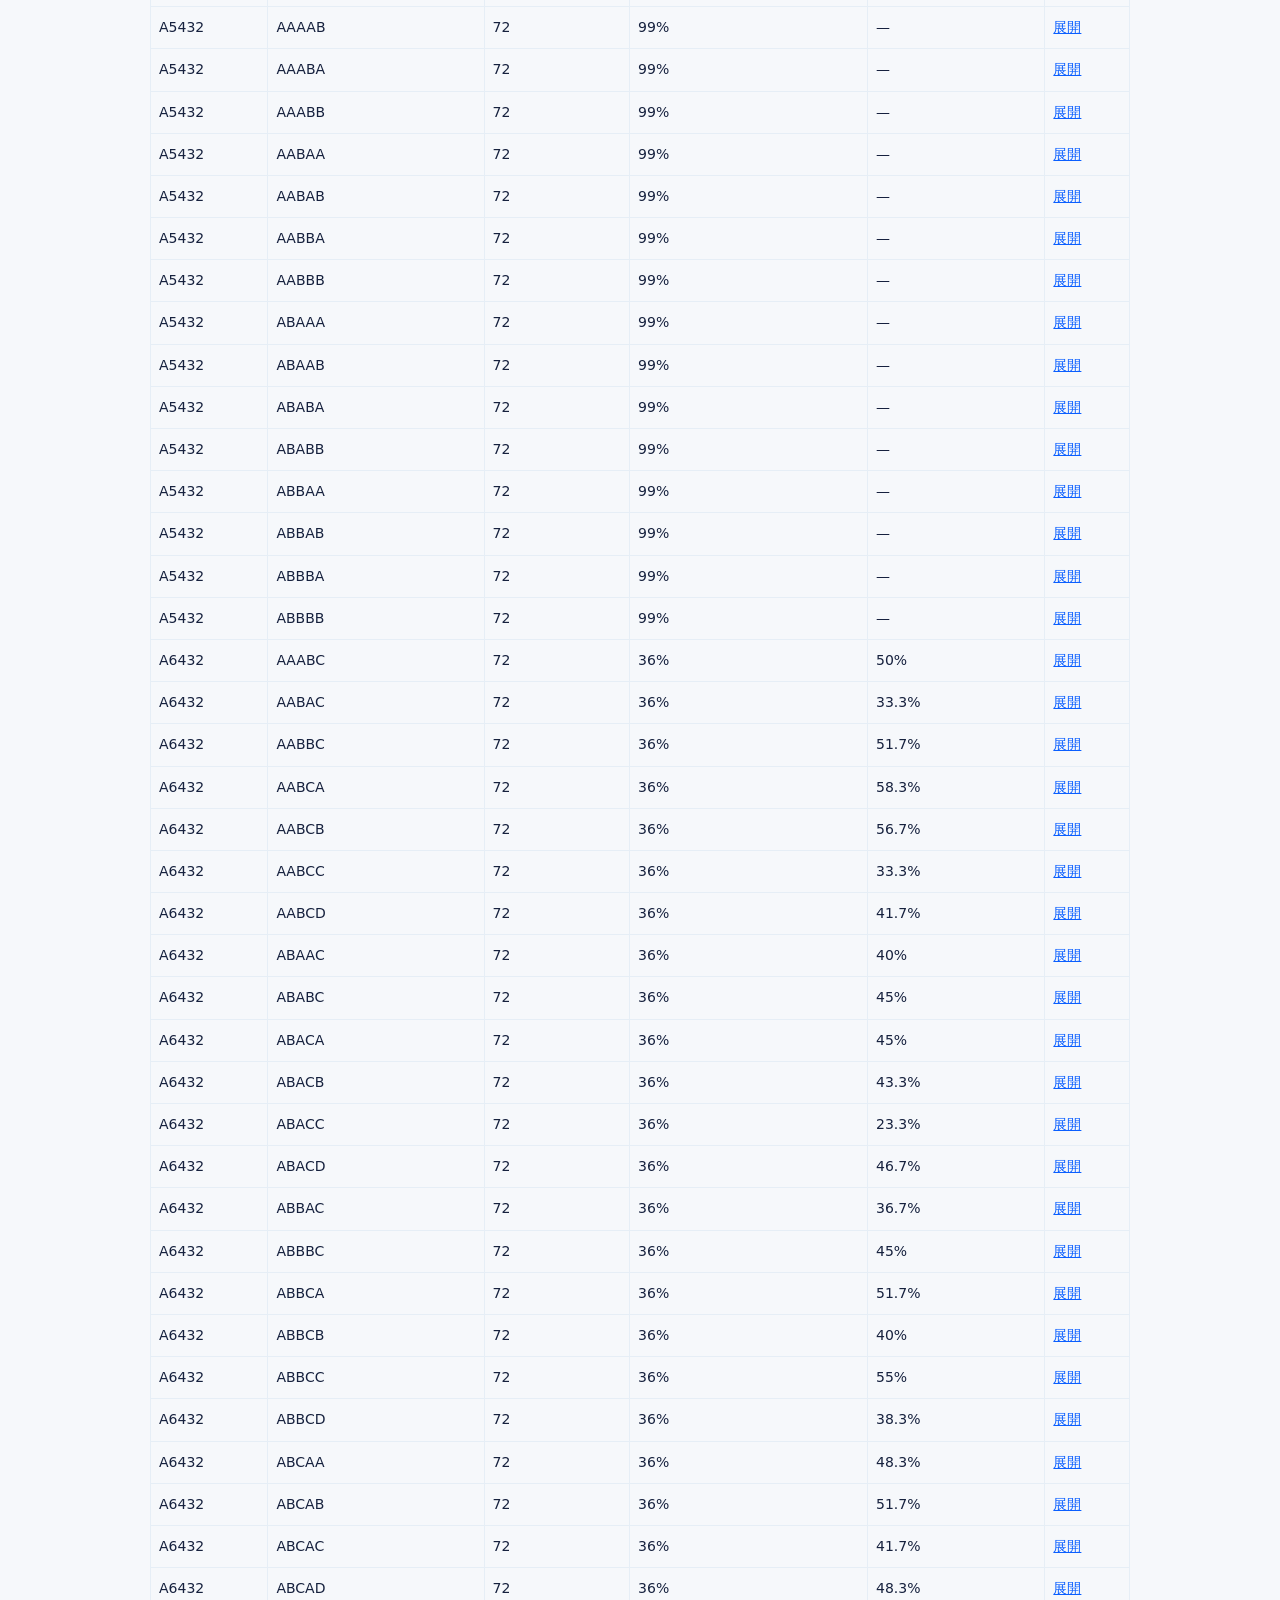
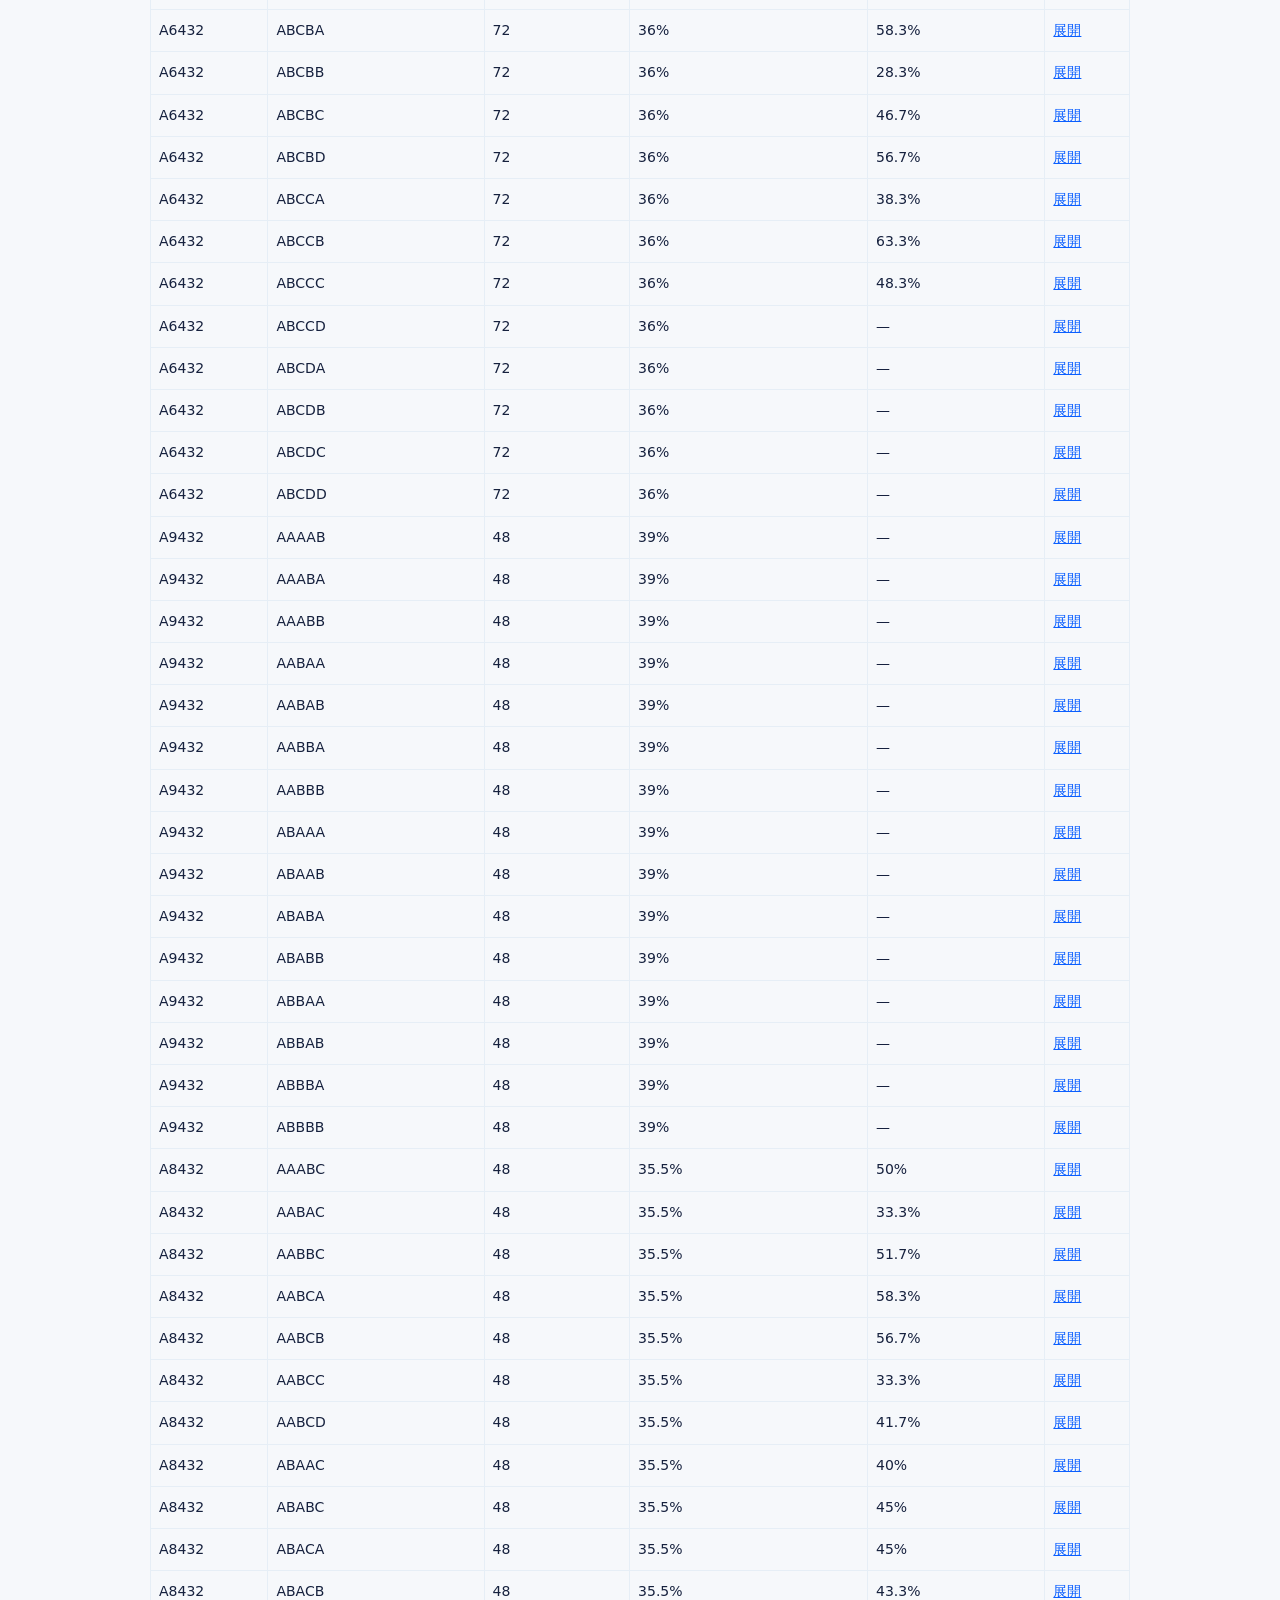
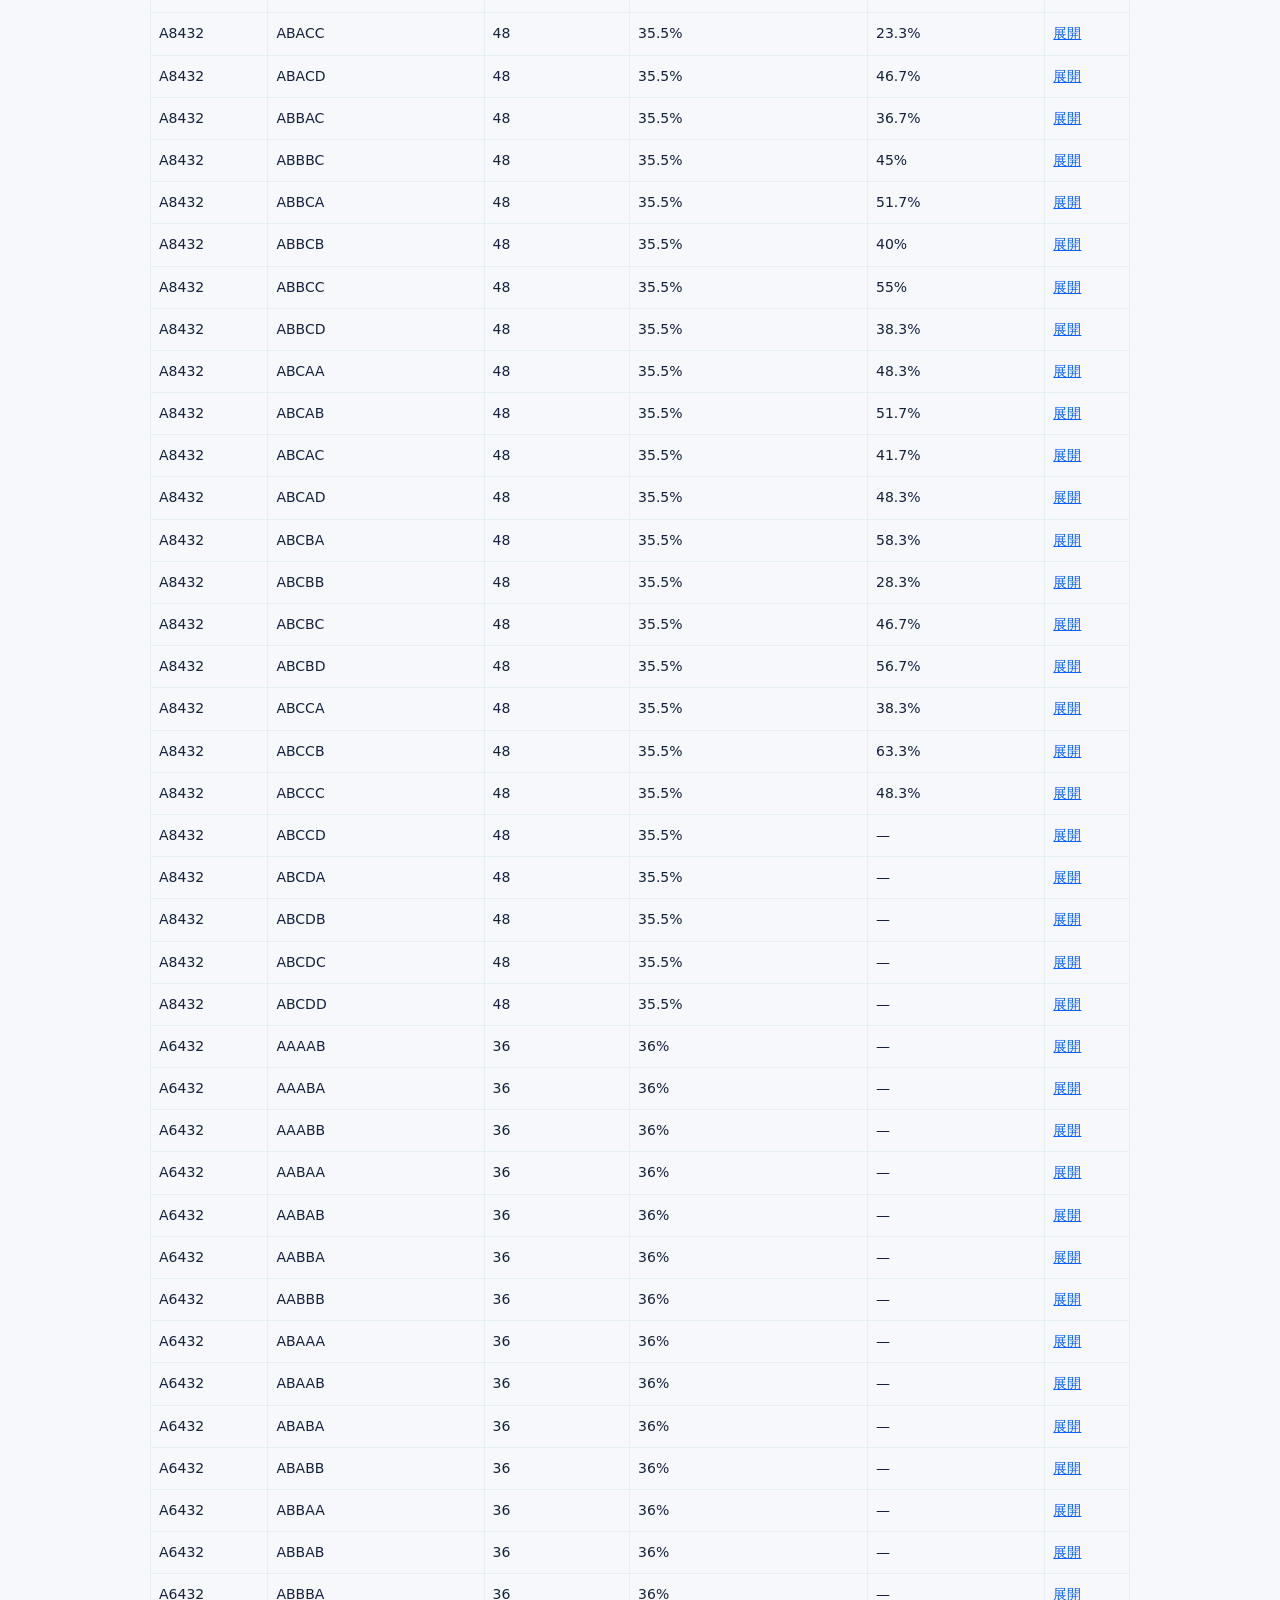
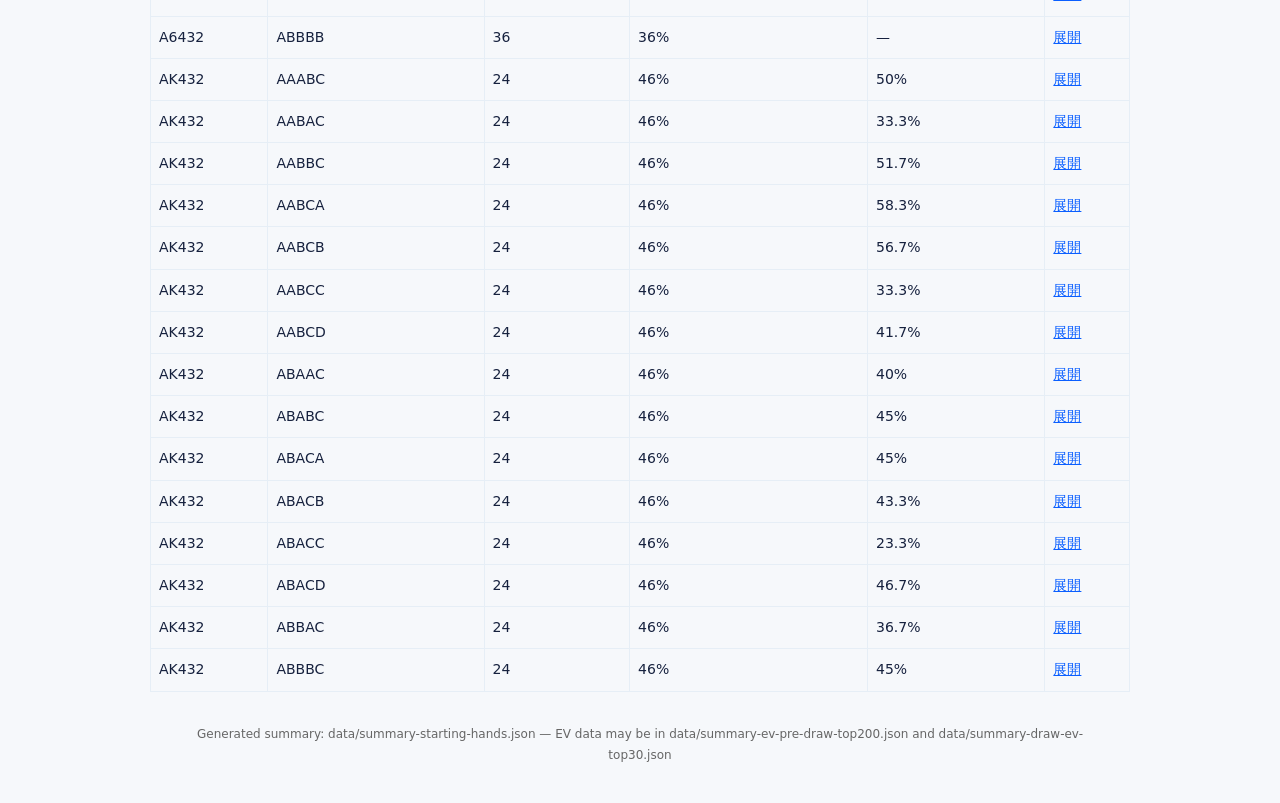
<file: starting-hands-mobile.html>
<!doctype html>
<html lang="ja">
<head>
  <meta charset="utf-8">
  <meta name="viewport" content="width=device-width,initial-scale=1">
  <title>ハンド一覧（集約ビュー）</title>
  <link rel="stylesheet" href="/site.css">
  <style>
    table { width:100%; border-collapse:collapse; }
    th,td { padding:8px; border:1px solid #e6eef6; font-size:14px }
    .small { font-size:12px; color:#666 }
    .expand { cursor:pointer; color:#0b5fff; text-decoration:underline }
    .example-list { margin:8px 0; display:flex; gap:6px; flex-wrap:wrap }
    .chip { padding:6px 8px; background:#fff; border:1px solid #e6eef6; border-radius:6px }
  </style>
</head>
<body>
  <div class="container">
    <header class="site-header"><h1>ハンド一覧（集約ビュー）</h1></header>
    <main>
      <p class="note">等価クラスで集約したハンド一覧です。行を展開すると代表的な組み合わせが表示されます。EV列は事前計算結果があれば表示します。</p>

      <div>
        <label>検索: <input id="q" placeholder="AKQ..." /></label>
        <label style="margin-left:12px">最小combos: <input id="minc" type="number" value="1" style="width:80px"/></label>
        <button id="apply">適用</button>
      </div>

      <table id="summary-table" style="margin-top:12px">
        <thead>
          <tr><th>代表</th><th>スートパターン</th><th>combos</th><th>EV (pre-draw)</th><th>EV (draw)</th><th></th></tr>
        </thead>
        <tbody></tbody>
      </table>
    </main>
    <footer class="small">Generated summary: data/summary-starting-hands.json — EV data may be in data/summary-ev-pre-draw-top200.json and data/summary-draw-ev-top30.json</footer>
  </div>

<script>
async function loadJSON(path){ try { const r=await fetch(path); if(!r.ok) return null; return await r.json(); } catch(e){return null} }

function formatRankKey(rk){ if(!rk) return ''; return rk.replace(/(.{1})/g,'$1 ').trim(); }

function rowHTML(g, preMap, drawMap){
  const rk = g.rank_key || formatRankKey(g.rank_key);
  const patt = g.pattern || '';
  const combos = g.combos || 0;
  const pre = preMap && preMap[g.rank_key] ? (preMap[g.rank_key].equity||preMap[g.rank_key].equity_pre||preMap[g.rank_key].equity) : (preMap && preMap[g.pattern] ? preMap[g.pattern].equity : null);
  const draw = drawMap && drawMap[g.pattern] ? drawMap[g.pattern].ev : null;
  const preTxt = pre==null? '—' : (Math.round(pre*1000)/10)+'%';
  const drawTxt = draw==null? '—' : (Math.round(draw*1000)/10)+'%';
  const id = 'row-'+Math.random().toString(36).slice(2,9);
  return `
<tr data-rk="${g.rank_key}" data-patt="${g.pattern}" data-combos="${combos}">
  <td>${g.rank_key || ''}</td>
  <td>${patt}</td>
  <td>${combos}</td>
  <td>${preTxt}</td>
  <td>${drawTxt}</td>
  <td><span class="expand" data-id="${id}">展開</span><div id="${id}" class="expanded" style="display:none;padding:8px"></div></td>
</tr>`;
}

function attachExpand(){ document.querySelectorAll('.expand').forEach(el=>{
  el.addEventListener('click', async (e)=>{
    const id = e.target.dataset.id; const wrap = document.getElementById(id);
    if(wrap.style.display==='none'){ // expand
      wrap.innerHTML = '<div class="small">読み込み中...</div>';
      // find row data
      const tr = e.target.closest('tr'); const patt = tr.dataset.patt; const rk = tr.dataset.rk;
      // show examples from globalSummary
      const grp = window.summaryGroups.find(x=>x.pattern===patt && x.rank_key===rk);
      if(!grp){ wrap.innerHTML = '<div class="small">詳細なし</div>'; wrap.style.display='block'; return; }
      const ex = grp.examples || [];
      let html = '<div class="example-list">';
      for(const s of ex){ html += `<div class="chip">${s}</div>` }
      html += '</div>';
      html += `<div class="small">詳細はCSV/JSONからダウンロードしてください。</div>`;
      wrap.innerHTML = html; wrap.style.display='block';
    } else { wrap.style.display='none'; }
  });
}); }

(async ()=>{
  const summary = await loadJSON('/data/summary-starting-hands.json') || await loadJSON('data/summary-starting-hands.json');
  const pred = await loadJSON('/data/summary-ev-pre-draw-top200.json') || await loadJSON('data/summary-ev-pre-draw-top200.json');
  const draw = await loadJSON('/data/summary-draw-ev-top30.json') || await loadJSON('data/summary-draw-ev-top30.json');
  const preMap = {};
  if(pred && pred.results){ for(const r of pred.results){ if(r.rank_key) preMap[r.rank_key]=r; else if(r.pattern) preMap[r.pattern]=r; } }
  const drawMap = {};
  if(draw && draw.results){ for(const r of draw.results){ if(r.pattern) drawMap[r.pattern]=r; } }
  if(!summary || !summary.groups){ document.querySelector('#summary-table tbody').innerHTML='<tr><td colspan="6">summary JSON が見つかりません。</td></tr>'; return; }
  window.summaryGroups = summary.groups;
  const tbody = document.querySelector('#summary-table tbody');
  function render(list){ tbody.innerHTML='';
    for(const g of list){ tbody.insertAdjacentHTML('beforeend', rowHTML(g, preMap, drawMap)); }
    attachExpand();
  }
  render(summary.groups.slice(0,200));

  document.getElementById('apply').addEventListener('click', ()=>{
    const q = document.getElementById('q').value.trim();
    const minc = parseInt(document.getElementById('minc').value||'1',10);
    let list = summary.groups.filter(g=> (g.combos||0) >= minc);
    if(q) list = list.filter(g=> (g.rank_key||'').includes(q) || (g.pattern||'').includes(q) );
    render(list.slice(0,1000));
  });
})();
</script>
</body>
</html>
</file>
<file: site.css>
/* Updated styles for archiepoker-docs */
body{font-family: 'Hiragino Kaku Gothic ProN', Meiryo, 'Noto Sans JP', system-ui, -apple-system, 'Segoe UI', Roboto, Arial;line-height:1.8;margin:0;padding:0;color:#16213e;background:#f6f8fb}
.container{max-width:980px;margin:0 auto;padding:1.25rem}
header.site-header{background:#0b5fff;color:white;padding:1rem;border-bottom:4px solid #0739b6}
header.site-header h1{margin:0;font-size:1.4rem}
nav.quick-nav{margin-top:8px;display:flex;gap:8px;flex-wrap:wrap}
.quick-btn{background:white;color:#0b5fff;border:1px solid #cfe0ff;padding:8px 12px;border-radius:8px;text-decoration:none;display:inline-block}
.quick-btn:hover{background:#eef6ff}
main{padding:1rem 0}
.games{display:grid;grid-template-columns:1fr;gap:12px}
.game-card{background:white;border-radius:10px;padding:12px;border:1px solid #e6eef6}
.game-title{font-weight:700;color:#0b3fff;margin:0}
.game-desc{margin:6px 0 0 0;color:#334}
.note{font-size:0.95rem;color:#334}
footer{font-size:0.9rem;color:#666;padding:1rem;text-align:center}
@media(min-width:700px){.games{grid-template-columns:1fr 1fr}}
</file>
